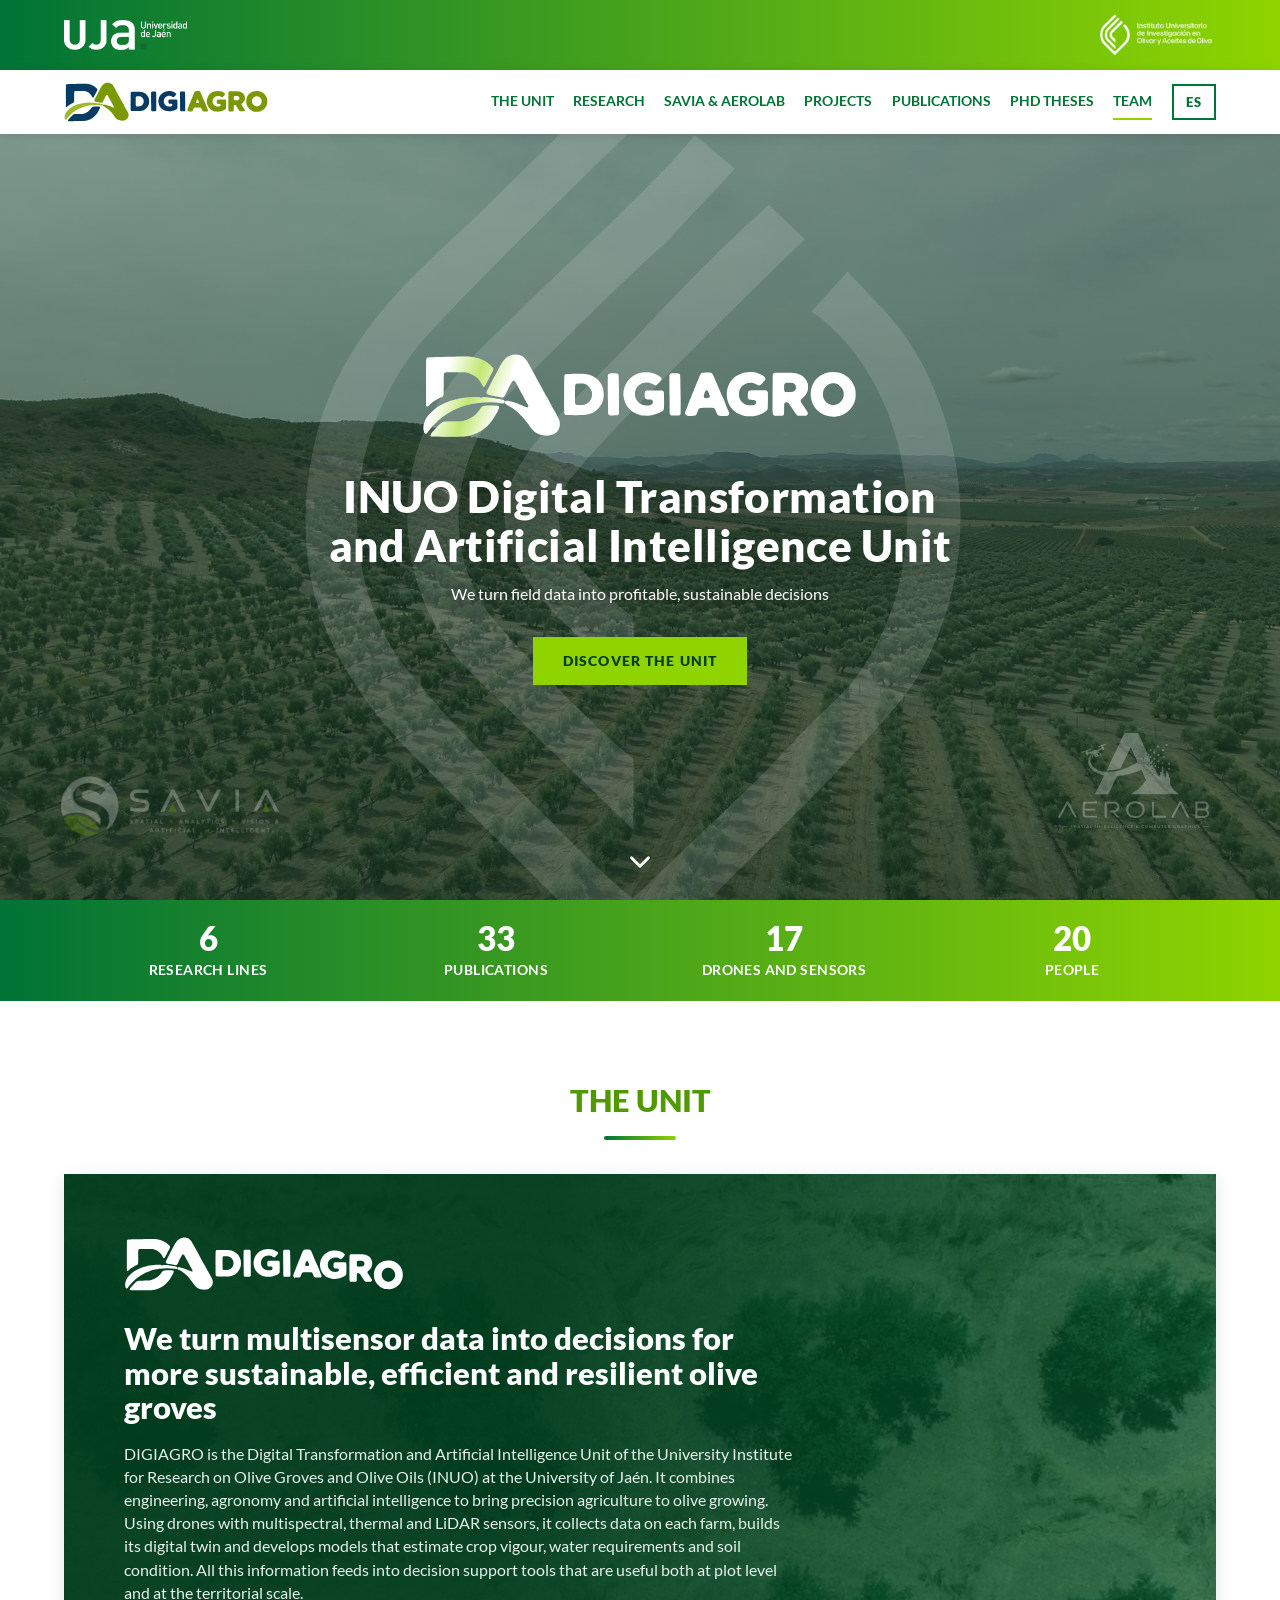
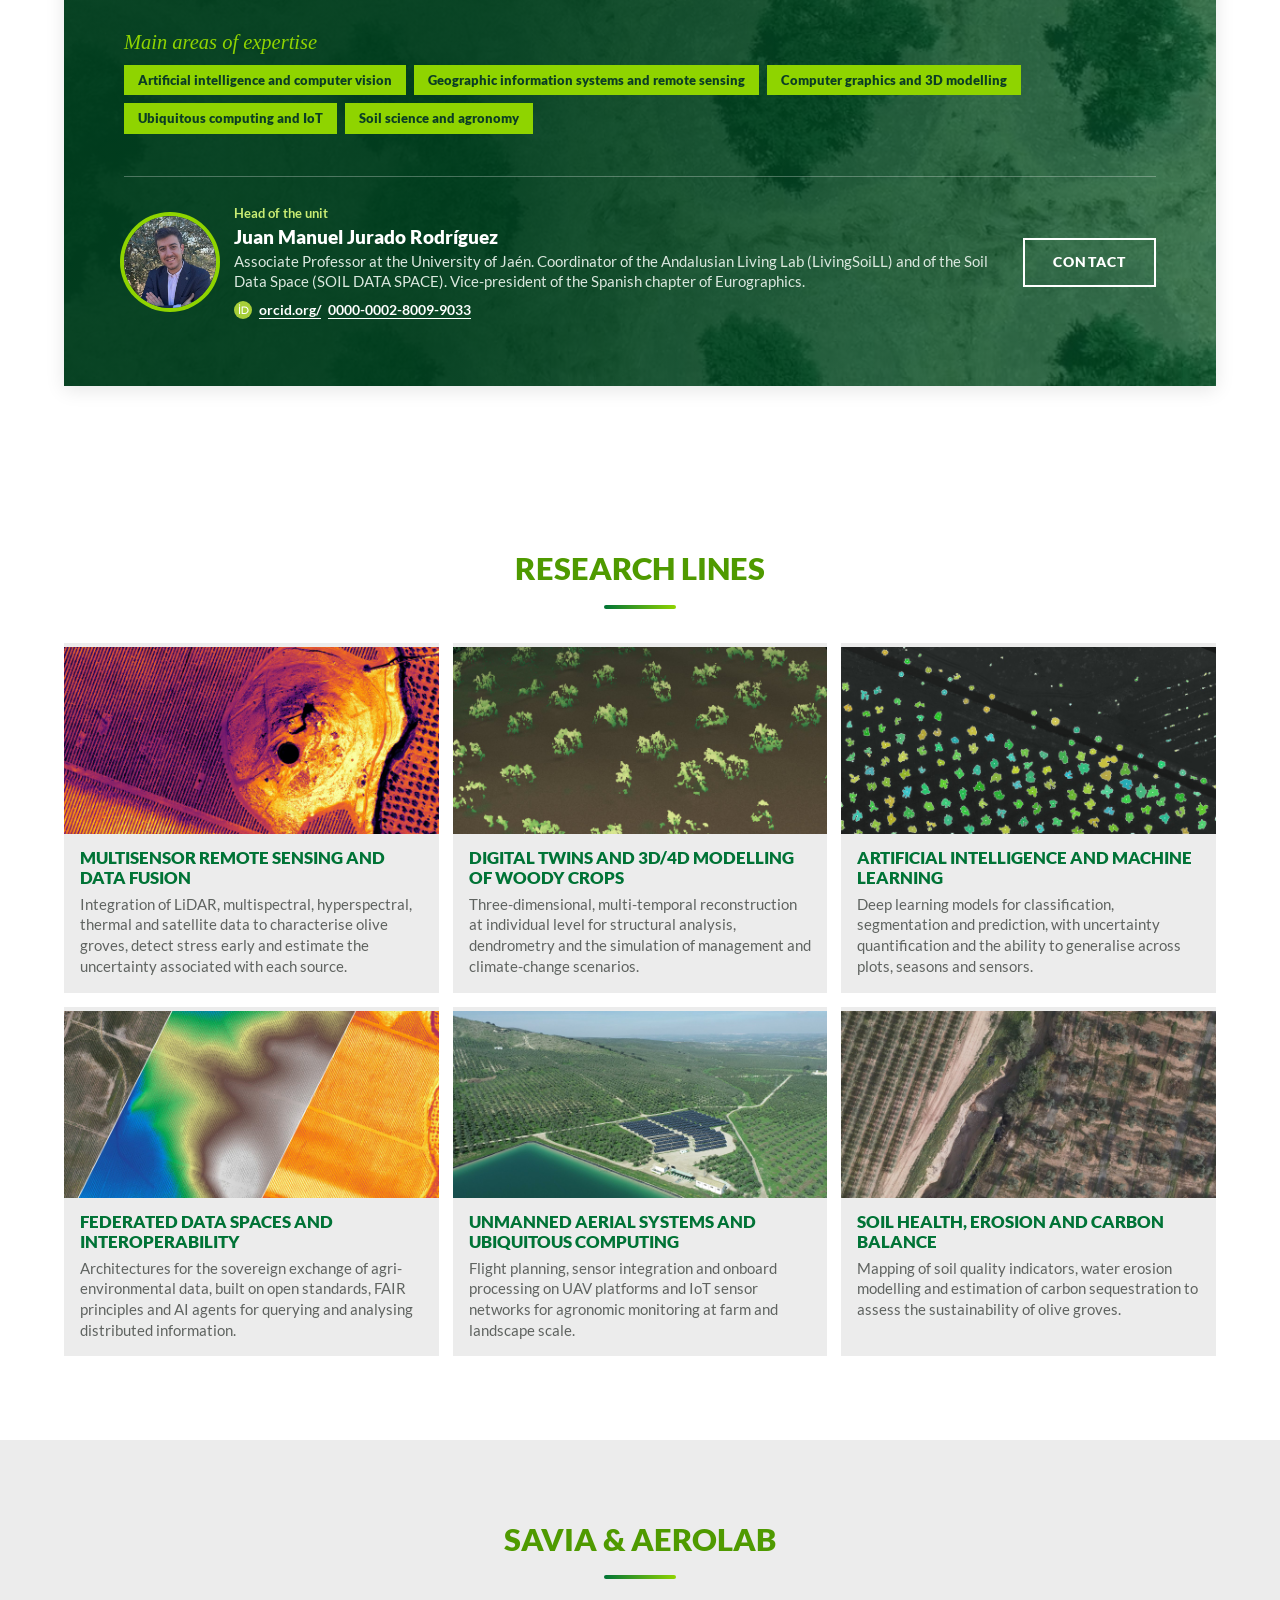
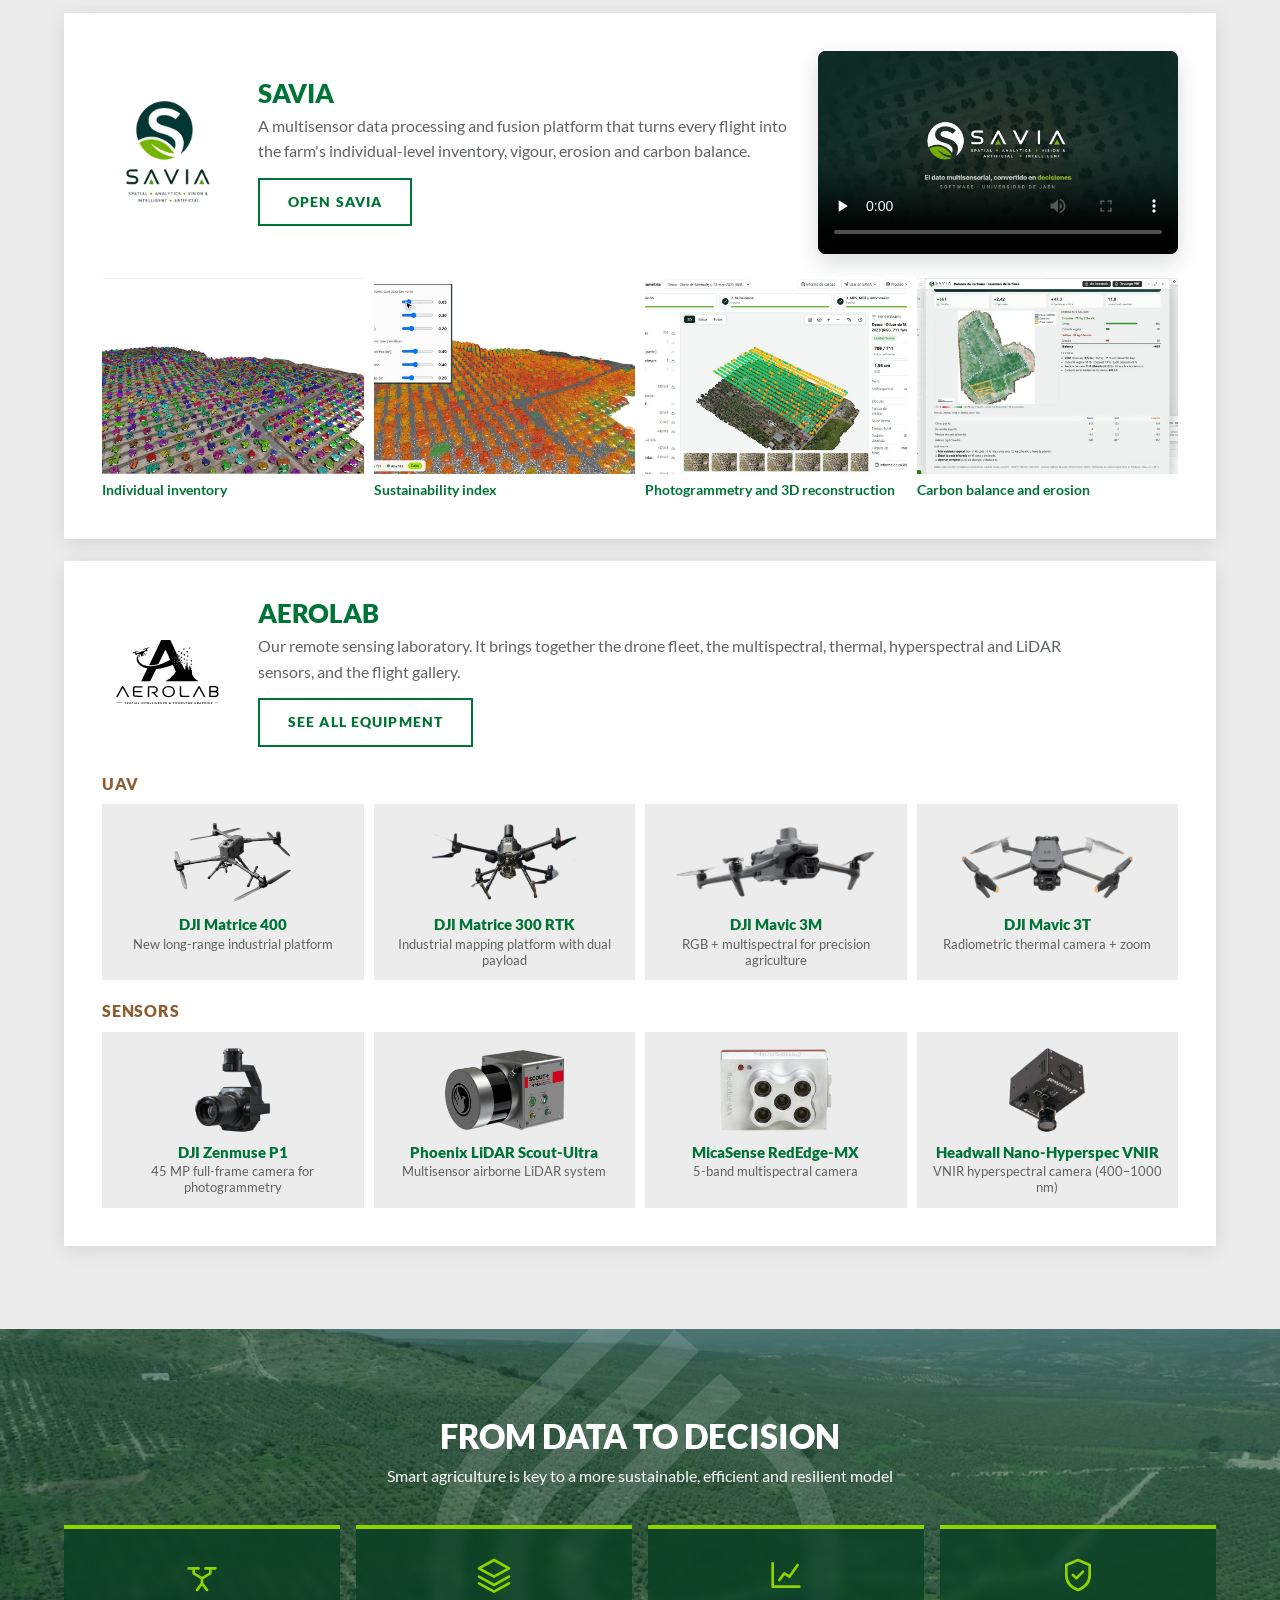
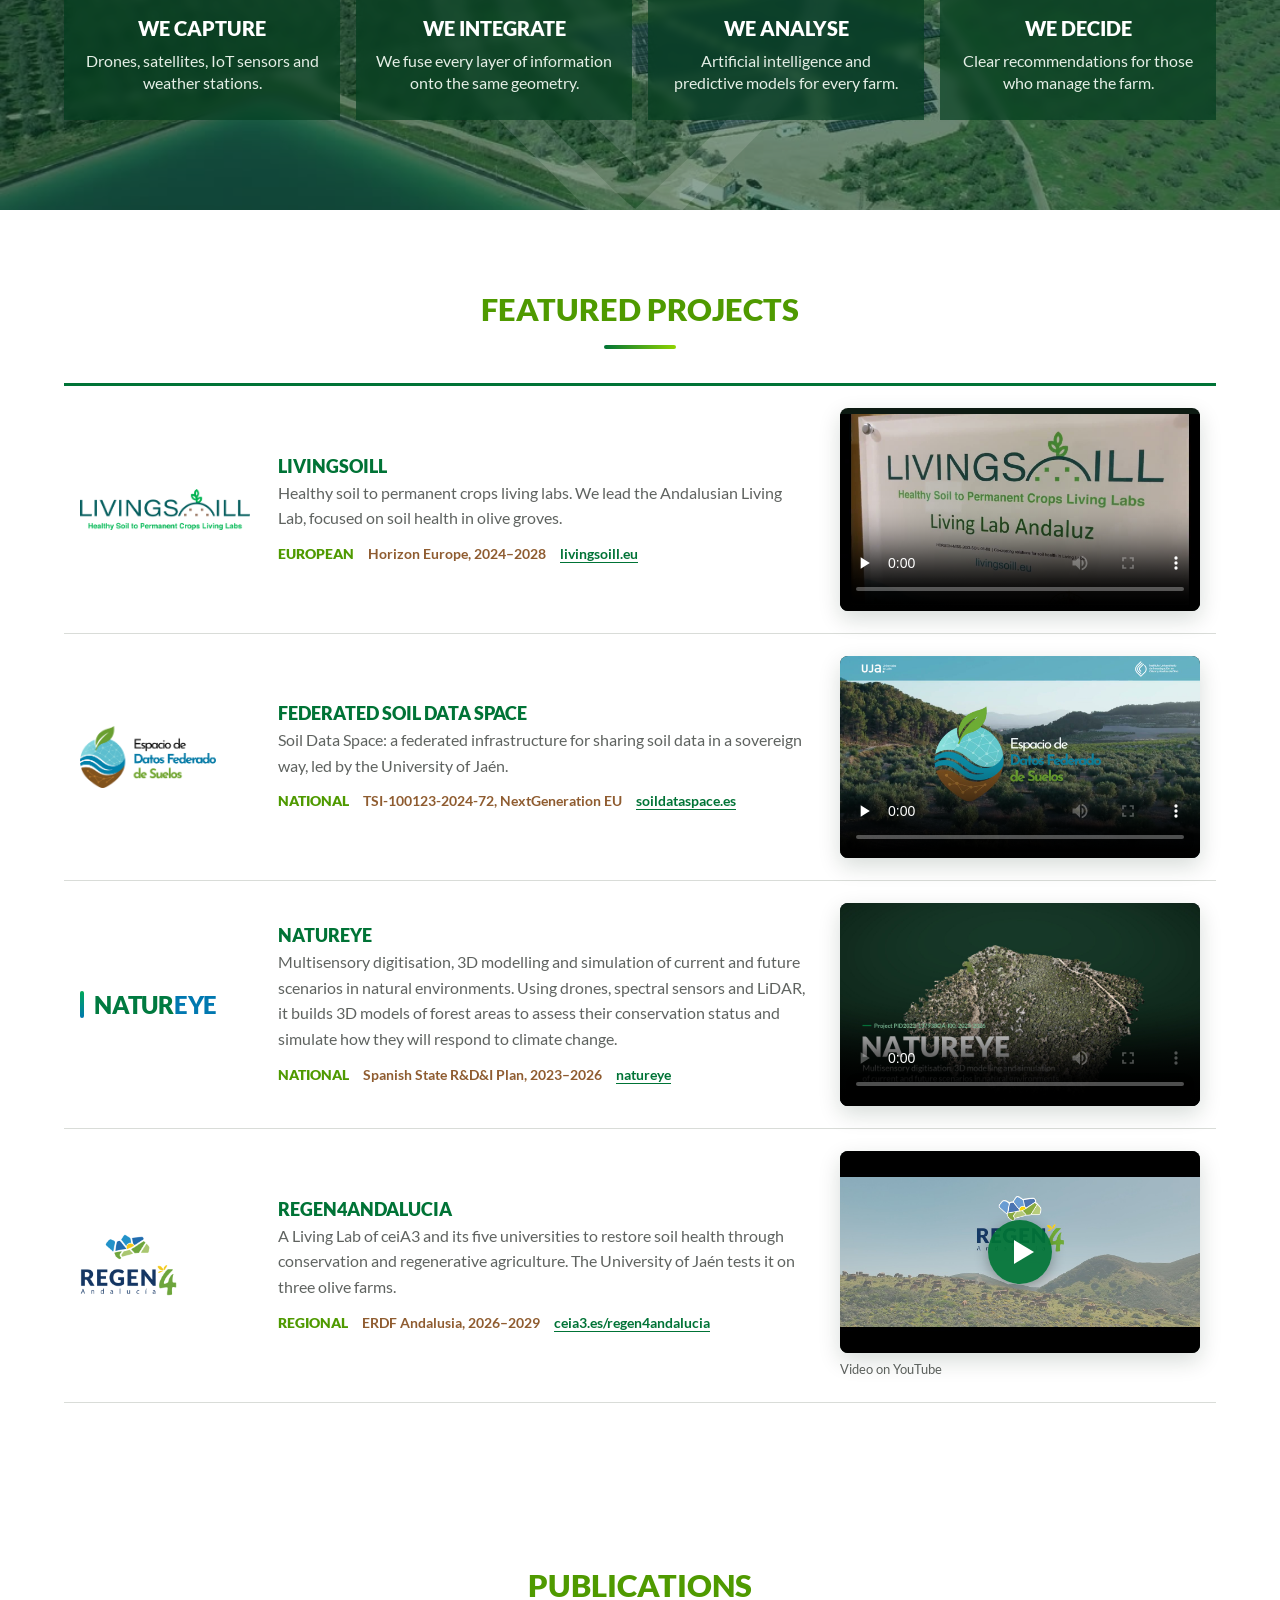
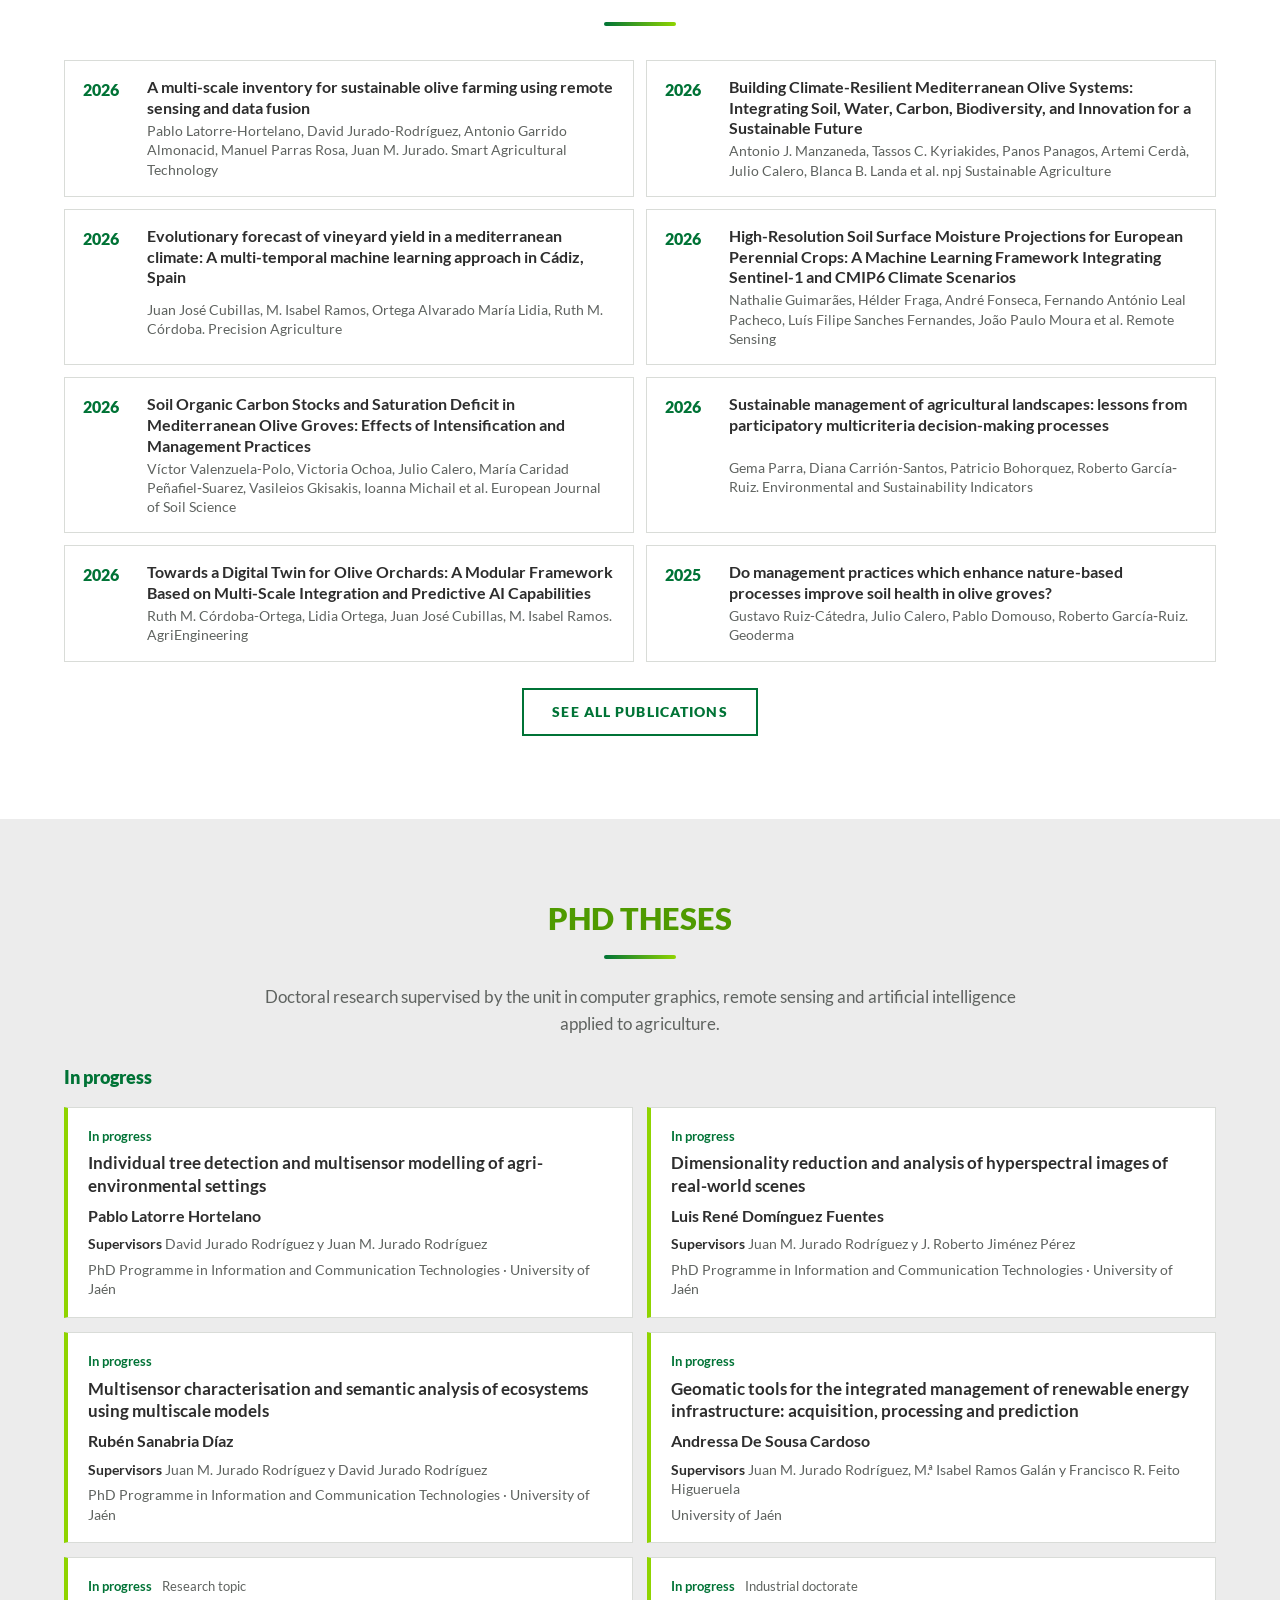
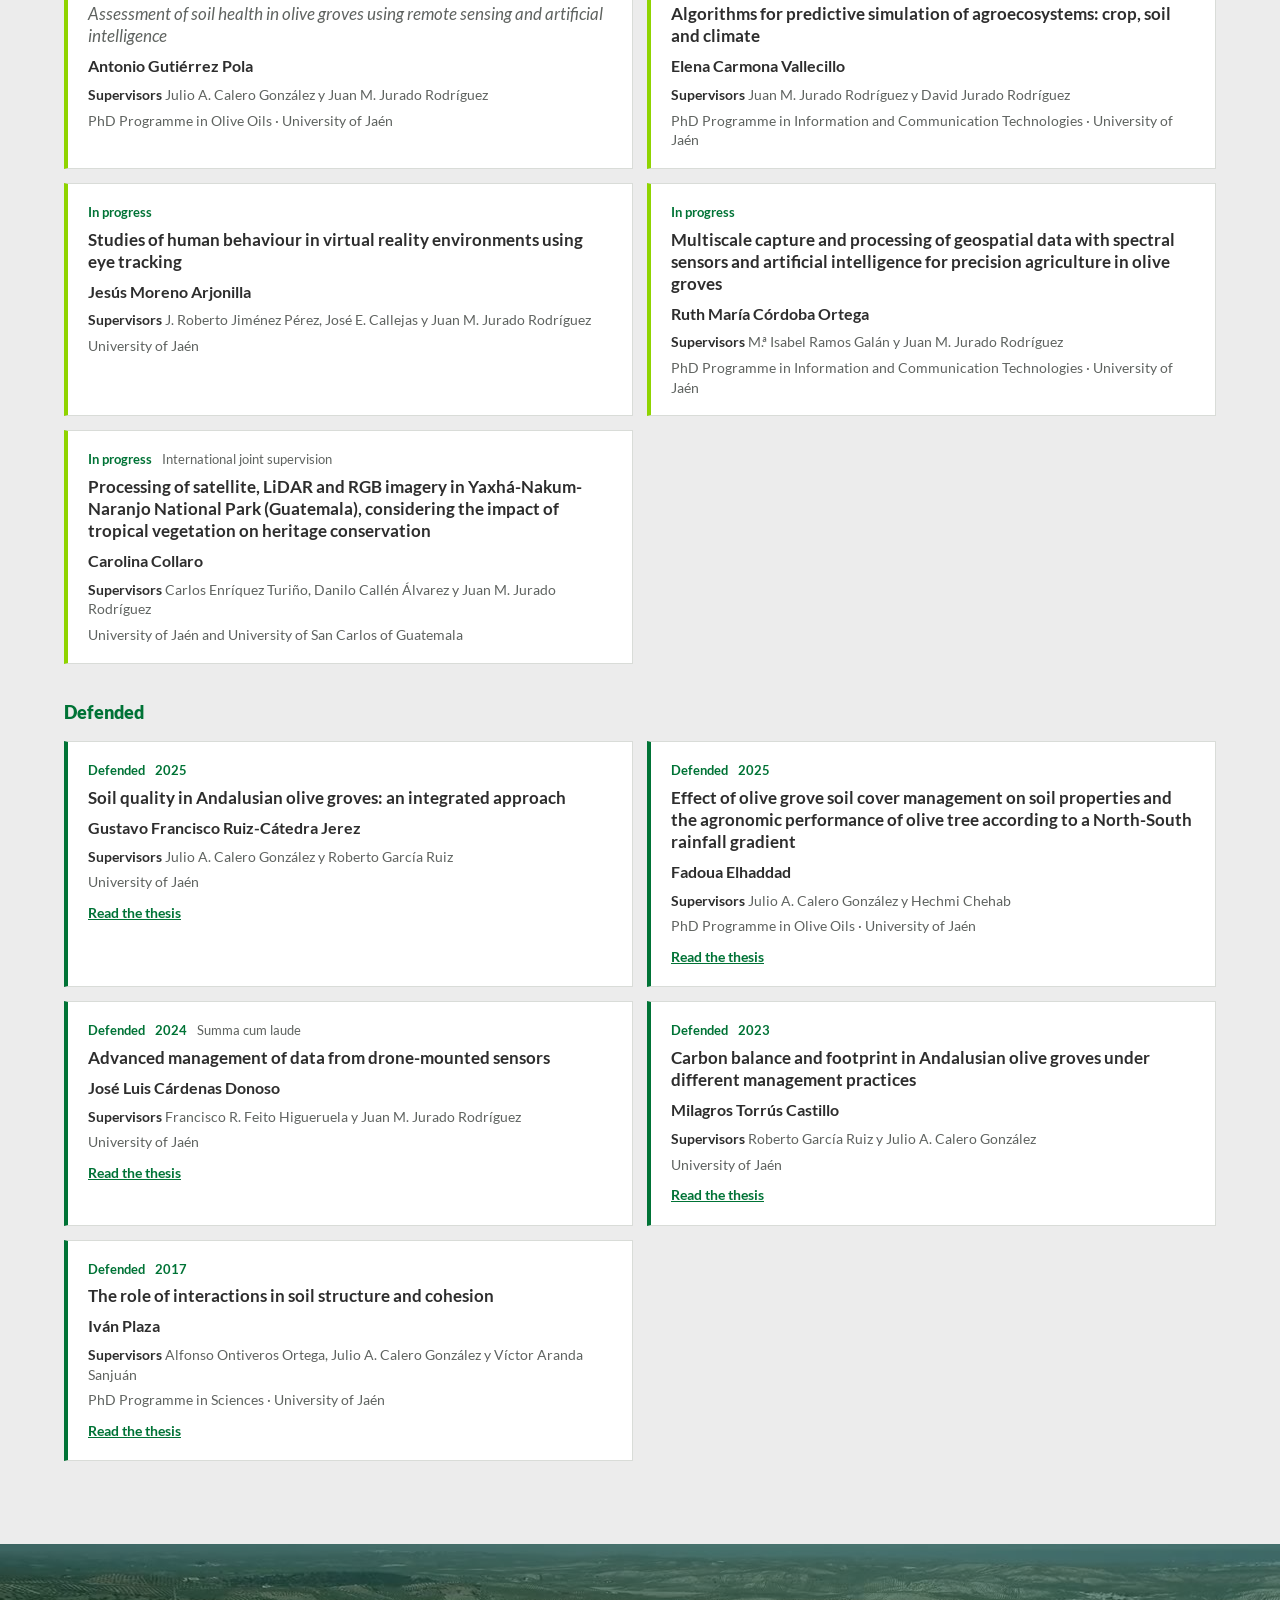
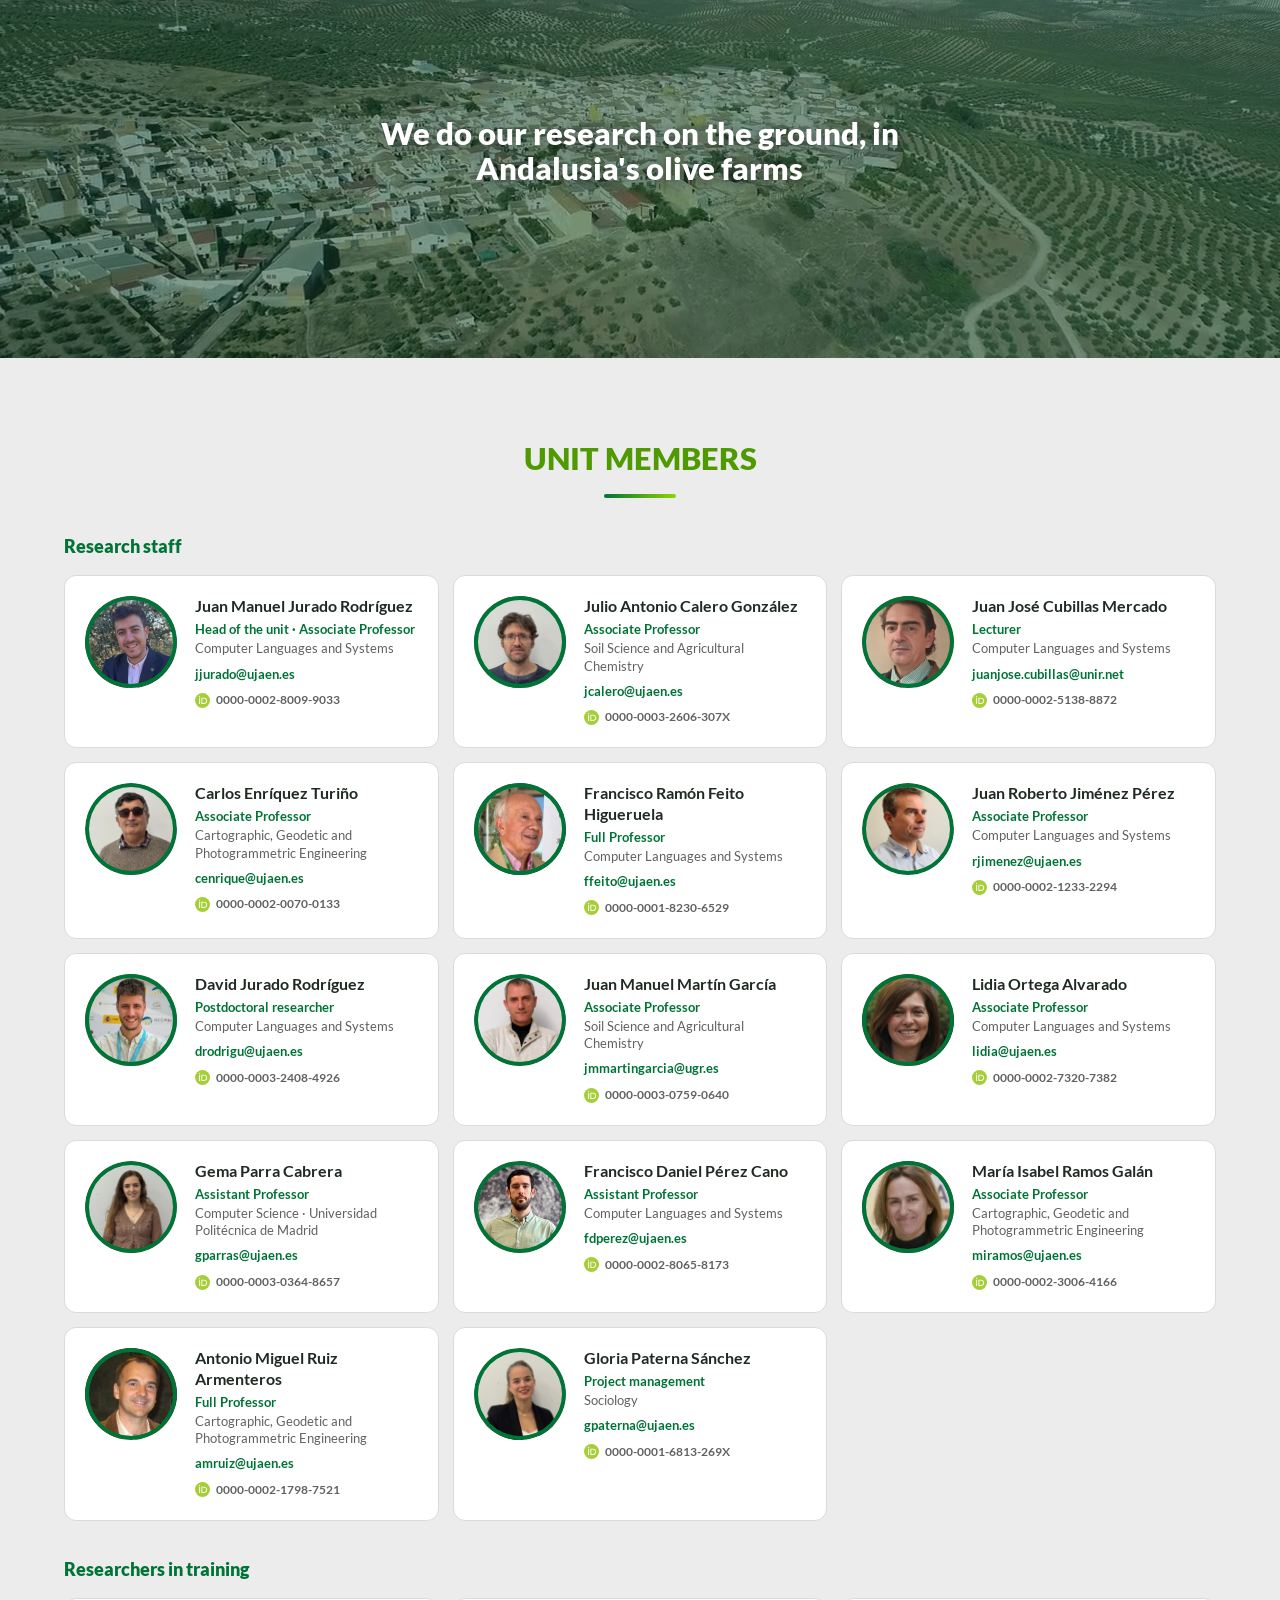
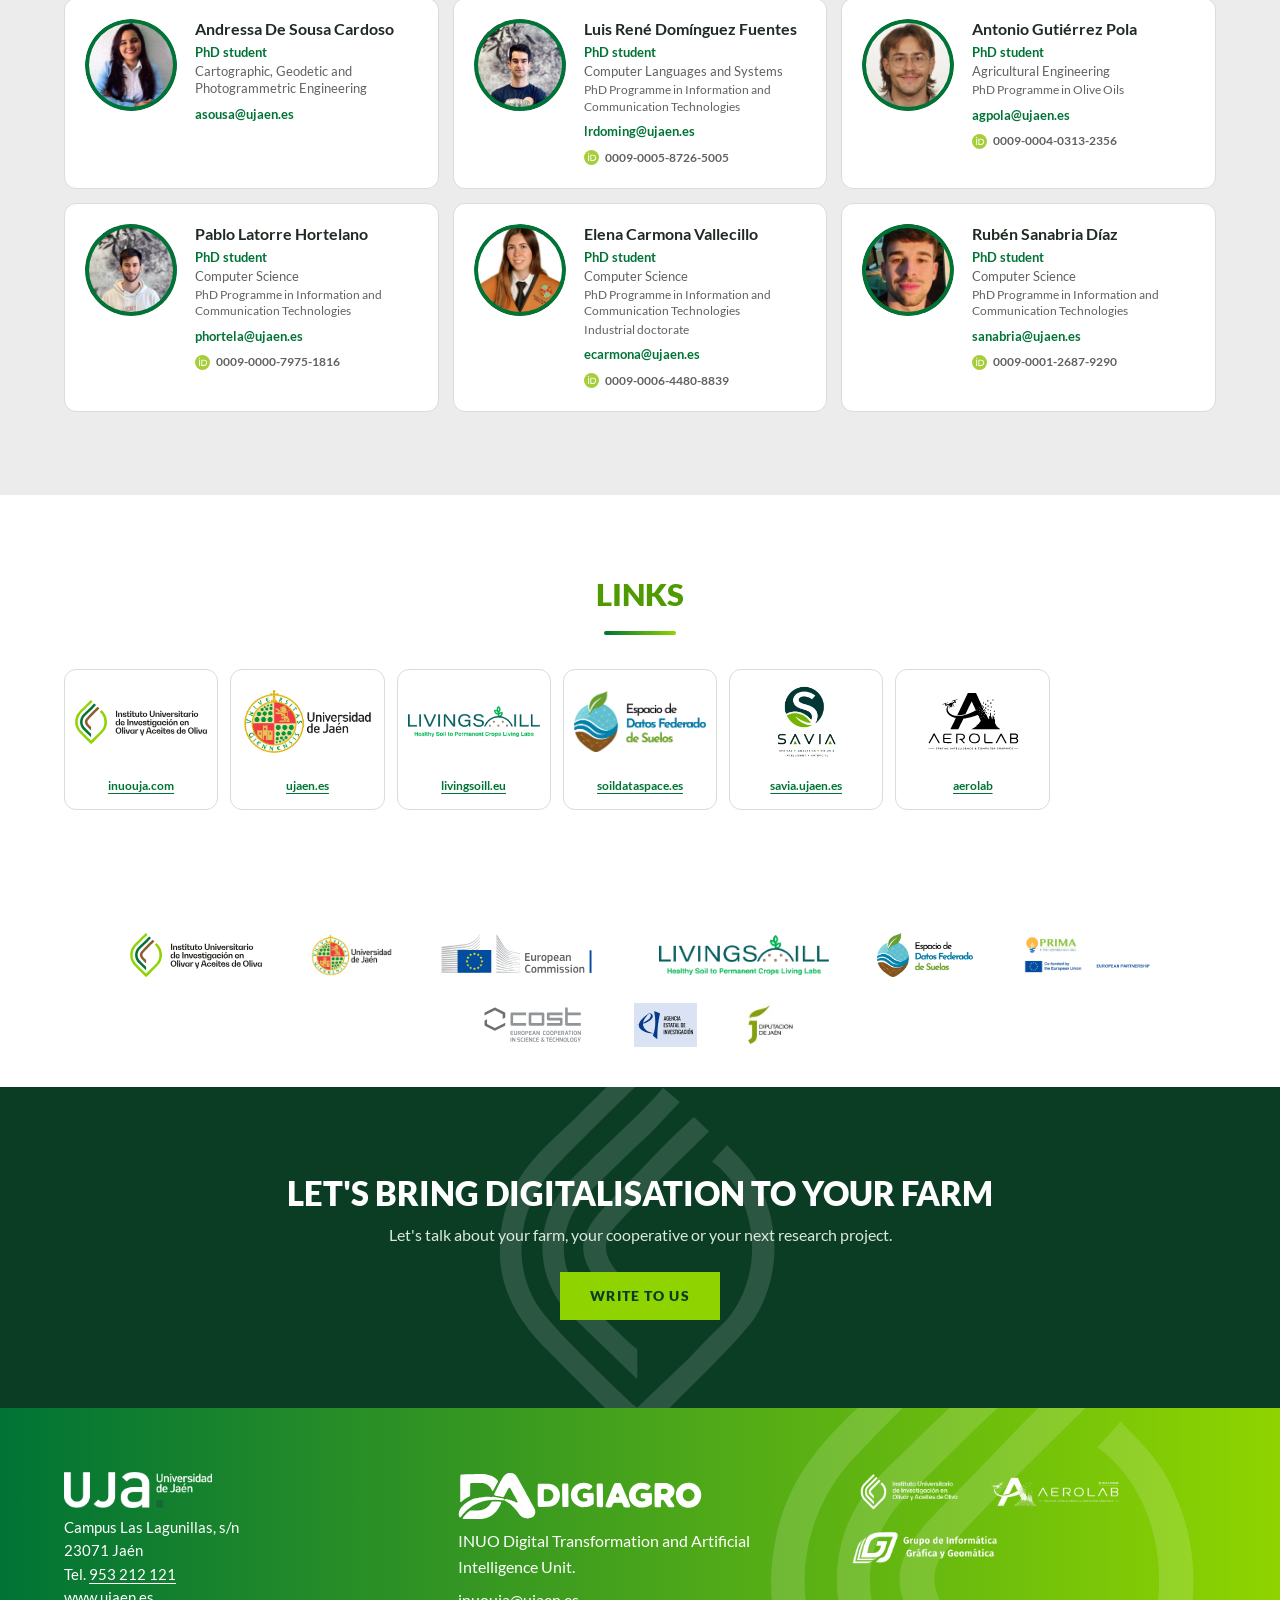
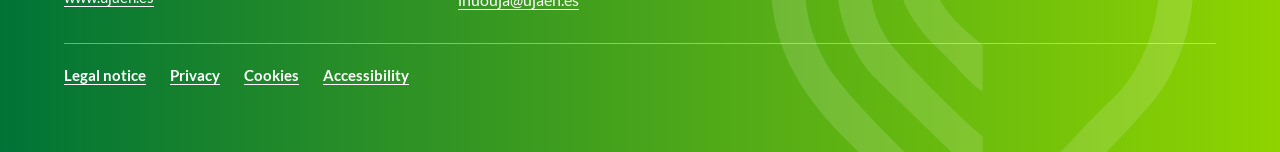
<file: index.html>
<!doctype html>
<html lang="es">
<head>
<meta charset="utf-8">
<meta name="viewport" content="width=device-width, initial-scale=1">
<title>DIGIAGRO | Unidad de Transformación Digital e Inteligencia Artificial del INUO</title>
<meta name="description" content="DIGIAGRO es la Unidad de Transformación Digital e Inteligencia Artificial del INUO, en la Universidad de Jaén. Teledetección, inteligencia artificial y gemelos digitales para el olivar.">
<meta name="color-scheme" content="light">
<meta name="theme-color" content="#007336">
<script>document.documentElement.classList.add('js')</script>
<link rel="icon" type="image/svg+xml" href="assets/marca/digiagro-simbolo.svg">
<link rel="icon" type="image/png" sizes="32x32" href="assets/iconos/favicon-32.png?v=2">
<link rel="apple-touch-icon" sizes="180x180" href="assets/iconos/apple-touch-icon.png?v=2">
<link rel="manifest" href="manifest.webmanifest">
<meta name="apple-mobile-web-app-capable" content="yes">
<meta name="mobile-web-app-capable" content="yes">
<meta name="apple-mobile-web-app-title" content="DIGIAGRO">
<link rel="stylesheet" href="assets/fuentes/lato.css">
<link rel="stylesheet" href="styles.css?v=41">
</head>
<body>
<div class="progreso" id="progreso" aria-hidden="true"></div>
<a class="saltar" href="#unidad">Saltar al contenido</a>

<div class="franja">
  <a class="franja-uja" href="https://www.ujaen.es/" rel="noopener"><img src="assets/logos/marca-uja-blanco.png" alt="UJA, Universidad de Jaén"></a>
  <a href="https://inuouja.com/" rel="noopener"><img src="assets/logos-blanco/inuo_logo.png" alt="INUO, Instituto Universitario de Investigación en Olivar y Aceites de Oliva"></a>
</div>

<header class="nav" id="nav">
  <a class="marca" href="#inicio"><img src="assets/marca/digiagro-principal.svg" alt="DIGIAGRO" width="4508" height="886"></a>
  <button class="nav-boton" id="nav-boton" type="button" aria-expanded="false" aria-controls="nav-menu" aria-label="Abrir menú"><span></span><span></span><span></span></button>
  <nav id="nav-menu" aria-label="Secciones">
    <a href="#unidad">La unidad</a>
    <a href="#actualidad" id="nav-actualidad" hidden>Actualidad</a>
    <a href="#lineas">Líneas</a>
    <a href="#software">SAVIA y AeroLab</a>
    <a href="#proyectos">Proyectos</a>
    <a href="#publicaciones">Publicaciones</a>
    <a href="#tesis">Tesis</a>
    <a href="#equipo">Equipo</a>
  </nav>
  <button class="idioma" id="idioma" type="button" lang="en" aria-label="View in English">EN</button>
</header>

<section class="hero" id="inicio">
  <video class="hero-video" data-auto autoplay muted loop playsinline preload="auto" poster="assets/video/portada.jpg" aria-hidden="true">
    <source media="(min-width: 1500px)" src="assets/video/portada-4k.mp4" type="video/mp4">
    <source media="(max-width: 760px)" src="assets/video/portada-movil.mp4" type="video/mp4">
    <source src="assets/video/portada.mp4" type="video/mp4">
  </video>
  <div class="hero-velo"></div>
  <img class="hero-hoja" src="assets/hoja.svg" alt="">
  <div class="hero-marcas" aria-hidden="true"><img src="assets/logos-blanco/savia-blanco.png" alt="" width="1080" height="355"><img src="assets/logos-blanco/aerolab-blanco.svg" alt="" width="1536" height="1024"></div>
  <div class="hero-contenido">
    <div class="logo-anim hero-logo" data-logo-anim><img src="assets/marca/digiagro-principal-blanco.svg" alt="DIGIAGRO" width="4508" height="886"></div>
    <h1 class="nombre-unidad">Unidad de Transformación Digital e Inteligencia Artificial del INUO</h1>
    <p class="lema">Convertimos el dato de campo en decisiones rentables y sostenibles</p>
    <div class="acciones">
      <a class="boton boton-luz" href="#unidad">Conoce la unidad</a>
    </div>
  </div>
  <a class="bajar" href="#unidad" aria-label="Bajar a la unidad"><svg viewBox="0 0 24 24" width="34" height="34" fill="none" stroke="currentColor" stroke-width="2" stroke-linecap="round" stroke-linejoin="round"><path d="M6 9l6 6 6-6"/></svg></a>
</section>

<div class="cifras" id="cifras">
  <div><b data-cifra="lineas">6</b><span>líneas de investigación</span></div>
  <div><b data-cifra="publicaciones">33</b><span>publicaciones</span></div>
  <div><b data-cifra="equipos">17</b><span>drones y sensores</span></div>
  <div><b data-cifra="personas">19</b><span>personas</span></div>
</div>

<main>
  <section class="seccion" id="unidad">
    <h2 class="titular rv">La unidad</h2>
    <div class="unidad-panel rv">
      <video class="up-fondo" data-auto muted loop playsinline preload="none" poster="assets/video/fondo-olivar.jpg" aria-hidden="true"><source src="assets/video/fondo-olivar.mp4" type="video/mp4"></video>
      <div class="logo-anim up-logo" data-logo-anim><img src="assets/marca/digiagro-principal-blanco.svg" alt="DIGIAGRO" width="4508" height="886"></div>
      <p class="up-lema">Convertimos datos multisensoriales en decisiones para un olivar más sostenible, eficiente y resiliente</p>
      <p class="up-texto">DIGIAGRO es la Unidad de Transformación Digital e Inteligencia Artificial del Instituto Universitario de Investigación en Olivar y Aceites de Oliva (INUO) de la Universidad de Jaén. Combina ingeniería, agronomía e inteligencia artificial para llevar la agricultura de precisión al olivar. Con drones y sensores multiespectrales, térmicos y LiDAR obtiene datos de cada explotación, construye su gemelo digital y desarrolla modelos que estiman el vigor del cultivo, sus necesidades de agua y el estado del suelo. Toda esta información se integra en herramientas de ayuda a la toma de decisiones, útiles tanto en la parcela como a escala territorial.</p>
      <p class="up-rotulo" id="up-areas">Principales áreas de conocimiento</p>
      <ul class="up-disciplinas" aria-labelledby="up-areas">
        <li>Inteligencia artificial y visión por computador</li><li>Sistemas de información geográfica y teledetección</li><li>Informática gráfica y modelado 3D</li><li>Computación ubicua e IoT</li><li>Ciencia del suelo y agronomía</li>
      </ul>
      <div class="up-responsable">
        <img src="assets/equipo/juan-manuel-jurado-panel.webp" width="360" height="360" alt="Juan Manuel Jurado Rodríguez">
        <div>
          <span>Responsable de la unidad</span>
          <h3>Juan Manuel Jurado Rodríguez</h3>
          <p>Profesor Titular de la Universidad de Jaén. Coordinador del Living Lab Andaluz (LivingSoiLL) y del Espacio de Datos de Suelos (SOIL DATA SPACE). Vicepresidente de Eurographics en España.</p>
          <a class="up-orcid" href="https://orcid.org/0000-0002-8009-9033" rel="noopener" aria-label="Perfil ORCID de Juan Manuel Jurado Rodríguez"><svg viewBox="0 0 256 256" width="18" height="18" aria-hidden="true" focusable="false"><circle cx="128" cy="128" r="128" fill="#A6CE39"/><path fill="#fff" d="M86.3 186.2H70.9V79.1h15.4v107.1zM108.9 79.1h41.6c39.6 0 57 28.3 57 53.6 0 27.5-21.5 53.6-56.8 53.6h-41.8V79.1zm15.4 93.3h24.5c34.9 0 42.9-26.5 42.9-39.7 0-21.5-13.7-39.7-43.7-39.7h-23.7v79.4zM88.7 56.8c0 5.5-4.5 10.1-10.1 10.1s-10.1-4.6-10.1-10.1c0-5.6 4.5-10.1 10.1-10.1s10.1 4.6 10.1 10.1z"/></svg><span>orcid.org/</span>0000-0002-8009-9033</a>
        </div>
        <a class="boton boton-claro" href="mailto:jjurado@ujaen.es">Contactar</a>
      </div>
    </div>
  </section>

  <section class="seccion gris" id="actualidad" hidden>
    <h2 class="titular">Actualidad</h2>
    <div class="noticias" id="lista-noticias" aria-live="polite"></div>
    <div class="centro" id="mas-noticias"><button class="boton" id="nt-mas" type="button" hidden>Ver más noticias</button><a class="boton boton-claro" href="noticias.html">Ver todas las noticias</a></div>
  </section>

  <section class="seccion" id="lineas">
    <h2 class="titular rv">Líneas de investigación</h2>
    <div class="lineas-compactas" id="lista-lineas"></div>
  </section>

  <section class="seccion gris" id="software">
    <h2 class="titular rv">SAVIA y AeroLab</h2>
    <article class="plataforma rv">
      <header class="con-video">
        <img class="plataforma-logo" src="assets/logos/savia-logo-vertical.png" alt="SAVIA">
        <div>
          <h3>SAVIA</h3>
          <p>Plataforma de procesamiento y fusión de datos multisensoriales que convierte cada vuelo en el inventario por individuo, el vigor, la erosión y el balance de carbono de la finca.</p>
          <a class="boton boton-claro" href="https://savia.ujaen.es" rel="noopener">Entrar en SAVIA</a>
        </div>
        <figure class="fp-video">
          <video controls playsinline preload="none" poster="assets/video/promo-savia-logo.jpg" aria-label="Vídeo de presentación de SAVIA"><source src="assets/video/promo-savia-software.mp4" type="video/mp4"></video>
        </figure>
      </header>
      <div class="savia-galeria">
        <figure class="rv" style="--rv:0ms"><video data-auto muted loop playsinline preload="none" poster="assets/video/f-sam.jpg"><source src="assets/video/f-sam.mp4" type="video/mp4"></video><figcaption>Inventario individual</figcaption></figure>
        <figure class="rv" style="--rv:90ms"><video data-auto muted loop playsinline preload="none" poster="assets/video/f-sost.jpg"><source src="assets/video/f-sost.mp4" type="video/mp4"></video><figcaption>Cálculo del índice de sostenibilidad</figcaption></figure>
        <figure class="rv" style="--rv:180ms"><video data-auto muted loop playsinline preload="none" poster="assets/video/f-fotogrametria.jpg"><source src="assets/video/f-fotogrametria.mp4" type="video/mp4"></video><figcaption>Fotogrametría y reconstrucción 3D</figcaption></figure>
        <figure class="rv" style="--rv:270ms"><video data-auto muted loop playsinline preload="none" poster="assets/video/f-carbono.jpg"><source src="assets/video/f-carbono.mp4" type="video/mp4"></video><figcaption>Balance de carbono y erosión</figcaption></figure>
      </div>
    </article>
    <article class="plataforma rv">
      <header>
        <img class="plataforma-logo" src="assets/logos/aerolab.svg" alt="AeroLab">
        <div>
          <h3>AeroLab</h3>
          <p>Nuestro laboratorio de teledetección. Reúne la flota de drones, los sensores multiespectrales, térmicos, hiperespectrales y LiDAR, y la galería de vuelos.</p>
          <a class="boton boton-claro" href="aerolab/" rel="noopener">Ver todo el equipamiento</a>
        </div>
      </header>
      <h4 class="grupo-equipos">UAV</h4>
      <div class="muestra" id="muestra-uav"></div>
      <h4 class="grupo-equipos">Sensores</h4>
      <div class="muestra" id="muestra-sensores"></div>
    </article>
  </section>

  <section class="banda" aria-labelledby="titulo-metodo">
    <video data-auto muted loop playsinline preload="none" poster="assets/video/balsa.jpg" aria-hidden="true"><source src="assets/video/balsa.mp4" type="video/mp4"></video>
    <img class="hero-hoja" src="assets/hoja.svg" alt="">
    <div class="banda-contenido">
      <h2 id="titulo-metodo">Del dato a la decisión</h2>
      <p>La agricultura inteligente es clave para un modelo más sostenible, eficiente y resiliente</p>
      <ol class="pasos" id="lista-pasos"></ol>
    </div>
  </section>

  <section class="seccion" id="proyectos">
    <h2 class="titular rv">Proyectos destacados</h2>
    <div class="lista-proyectos" id="lista-proyectos"></div>
  </section>

  <section class="seccion" id="publicaciones">
    <h2 class="titular rv">Publicaciones</h2>
    <ol class="pubs" id="lista-publicaciones"></ol>
    <div class="centro"><button class="boton boton-claro" id="mas-pubs" type="button">Ver todas las publicaciones</button></div>
  </section>

  <section class="seccion gris" id="tesis">
    <h2 class="titular rv">Tesis doctorales</h2>
    <p class="tesis-intro">Investigación doctoral dirigida desde la unidad en informática gráfica, teledetección e inteligencia artificial aplicadas al campo.</p>
    <h3 class="grupo-equipo">En curso</h3>
    <ol class="tesis-lista" id="lista-tesis-curso"></ol>
    <h3 class="grupo-equipo">Defendidas</h3>
    <ol class="tesis-lista" id="lista-tesis-defendidas"></ol>
  </section>

  <section class="banda banda-territorio" aria-label="El olivar como laboratorio">
    <video data-auto muted loop playsinline preload="none" poster="assets/video/fondo-pueblo.jpg" aria-hidden="true"><source src="assets/video/fondo-pueblo.mp4" type="video/mp4"></video>
    <p>Investigamos sobre el terreno, en las fincas del olivar andaluz</p>
  </section>

  <section class="seccion gris" id="equipo">
    <h2 class="titular rv">Miembros de la unidad</h2>
    <h3 class="grupo-equipo">Personal investigador</h3>
    <div class="personas" id="lista-personas"></div>
    <h3 class="grupo-equipo">Investigadores en formación</h3>
    <div class="personas" id="lista-doctorandos"></div>
  </section>

  <section class="seccion" id="enlaces">
    <h2 class="titular rv">Enlaces</h2>
    <div class="enlaces" id="lista-enlaces"></div>
  </section>
  <section class="seccion" id="instituciones" aria-label="Instituciones y programas">
    <div class="sellos" id="sellos"></div>
  </section>

  <section class="llamada" aria-label="Colabora con nosotros">
    <img class="hero-hoja" src="assets/hoja.svg" alt="">
    <div>
      <h2>Llevemos la digitalización a tu explotación</h2>
      <p>Hablemos de tu finca, tu cooperativa o tu próximo proyecto de investigación.</p>
      <a class="boton boton-luz" href="mailto:inuouja@ujaen.es">Escríbenos</a>
    </div>
  </section>
</main>

<footer class="pie" id="contacto">
  <img class="pie-hoja" src="assets/hoja.svg" alt="">
  <div class="pie-grid">
    <div class="pie-uja">
      <a href="https://www.ujaen.es/" rel="noopener"><img src="assets/logos/marca-uja-blanco.png" alt="UJA, Universidad de Jaén" width="821" height="200" loading="lazy"></a>
      <p>Campus Las Lagunillas, s/n<br>23071 Jaén<br>Tel. <a href="tel:+34953212121">953 212 121</a><br><a href="https://www.ujaen.es/" rel="noopener">www.ujaen.es</a></p>
    </div>
    <div>
      <a class="marca" href="#inicio"><img src="assets/marca/digiagro-principal-blanco.svg" alt="DIGIAGRO" width="4508" height="886" loading="lazy"></a>
      <p>Unidad de Transformación Digital e Inteligencia Artificial del INUO.</p>
      <p><a href="mailto:inuouja@ujaen.es">inuouja@ujaen.es</a></p>
    </div>
    <div class="pie-logos">
      <a href="https://inuouja.com/" rel="noopener"><img src="assets/logos-blanco/inuo_logo.png" alt="INUO" loading="lazy"></a>
      <a href="aerolab/" rel="noopener"><img src="assets/logos-blanco/aerolab_logo.png" alt="AeroLab" loading="lazy"></a>
      <img src="assets/logos-blanco/gggj_logo.png" alt="Grupo de Informática Gráfica y Geomática" loading="lazy">
    </div>
  </div>
  <nav class="pie-legal" aria-label="Información legal">
    <ul>
      <li><a href="legal/aviso-legal.html">Aviso legal</a></li>
      <li><a href="legal/privacidad.html">Privacidad</a></li>
      <li><a href="legal/cookies.html">Cookies</a></li>
      <li><a href="legal/accesibilidad.html">Accesibilidad</a></li>
    </ul>
  </nav>
</footer>
<script src="contenido.js?v=53"></script>
<script src="equipos.js"></script>
<script src="i18n.js?v=27"></script>
<script src="app.js?v=26"></script>
<script src="noticias.js?v=4"></script>
</body>
</html>
</file>
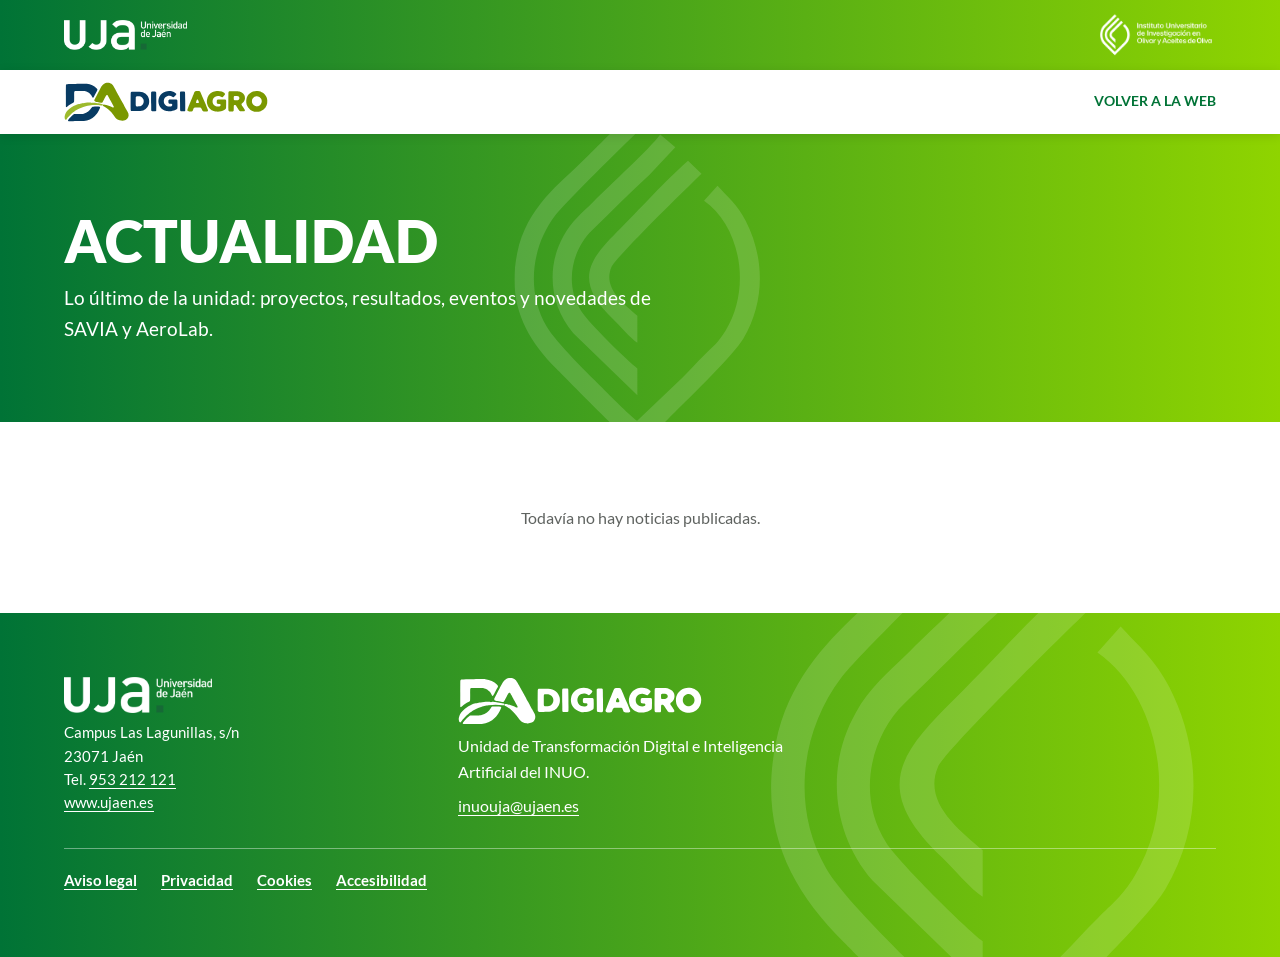
<file: noticias.html>
<!doctype html>
<html lang="es">
<head>
<meta charset="utf-8">
<meta name="viewport" content="width=device-width, initial-scale=1">
<title>Actualidad | DIGIAGRO</title>
<meta name="description" content="Noticias de DIGIAGRO, la Unidad de Transformación Digital e Inteligencia Artificial del INUO en la Universidad de Jaén.">
<meta name="color-scheme" content="light">
<meta name="theme-color" content="#007336">
<link rel="icon" type="image/svg+xml" href="assets/marca/digiagro-simbolo.svg">
<link rel="icon" type="image/png" sizes="32x32" href="assets/iconos/favicon-32.png?v=2">
<link rel="apple-touch-icon" sizes="180x180" href="assets/iconos/apple-touch-icon.png?v=2">
<link rel="stylesheet" href="assets/fuentes/lato.css">
<link rel="stylesheet" href="styles.css?v=37">
</head>
<body>
<a class="saltar" href="#actualidad">Saltar al contenido</a>

<div class="franja">
  <a class="franja-uja" href="https://www.ujaen.es/" rel="noopener"><img src="assets/logos/marca-uja-blanco.png" alt="UJA, Universidad de Jaén"></a>
  <a href="https://inuouja.com/" rel="noopener"><img src="assets/logos-blanco/inuo_logo.png" alt="INUO, Instituto Universitario de Investigación en Olivar y Aceites de Oliva"></a>
</div>

<header class="nav">
  <a class="marca" href="./"><img src="assets/marca/digiagro-principal.svg" alt="DIGIAGRO, página principal" width="4508" height="886"></a>
  <nav class="nav-simple" aria-label="Secciones">
    <a href="./">Volver a la web</a>
  </nav>
</header>

<main>
  <header class="cabecera-noticias">
    <img class="hero-hoja" src="assets/hoja.svg" alt="">
    <h1>Actualidad</h1>
    <p>Lo último de la unidad: proyectos, resultados, eventos y novedades de SAVIA y AeroLab.</p>
  </header>
  <section class="seccion" id="actualidad" aria-label="Noticias">
    <p class="noticias-estado" id="noticias-cargando">Cargando noticias…</p>
    <p class="noticias-estado" id="noticias-vacio" hidden>Todavía no hay noticias publicadas.</p>
    <div class="noticias-completas" id="todas-noticias"></div>
  </section>
</main>

<footer class="pie">
  <img class="pie-hoja" src="assets/hoja.svg" alt="">
  <div class="pie-grid">
    <div class="pie-uja">
      <a href="https://www.ujaen.es/" rel="noopener"><img src="assets/logos/marca-uja-blanco.png" alt="UJA, Universidad de Jaén" width="821" height="200" loading="lazy"></a>
      <p>Campus Las Lagunillas, s/n<br>23071 Jaén<br>Tel. <a href="tel:+34953212121">953 212 121</a><br><a href="https://www.ujaen.es/" rel="noopener">www.ujaen.es</a></p>
    </div>
    <div>
      <a class="marca" href="./"><img src="assets/marca/digiagro-principal-blanco.svg" alt="DIGIAGRO" width="4508" height="886" loading="lazy"></a>
      <p>Unidad de Transformación Digital e Inteligencia Artificial del INUO.</p>
      <p><a href="mailto:inuouja@ujaen.es">inuouja@ujaen.es</a></p>
    </div>
  </div>
  <nav class="pie-legal" aria-label="Información legal">
    <ul>
      <li><a href="legal/aviso-legal.html">Aviso legal</a></li>
      <li><a href="legal/privacidad.html">Privacidad</a></li>
      <li><a href="legal/cookies.html">Cookies</a></li>
      <li><a href="legal/accesibilidad.html">Accesibilidad</a></li>
    </ul>
  </nav>
</footer>
<script src="noticias.js?v=4"></script>
</body>
</html>
</file>
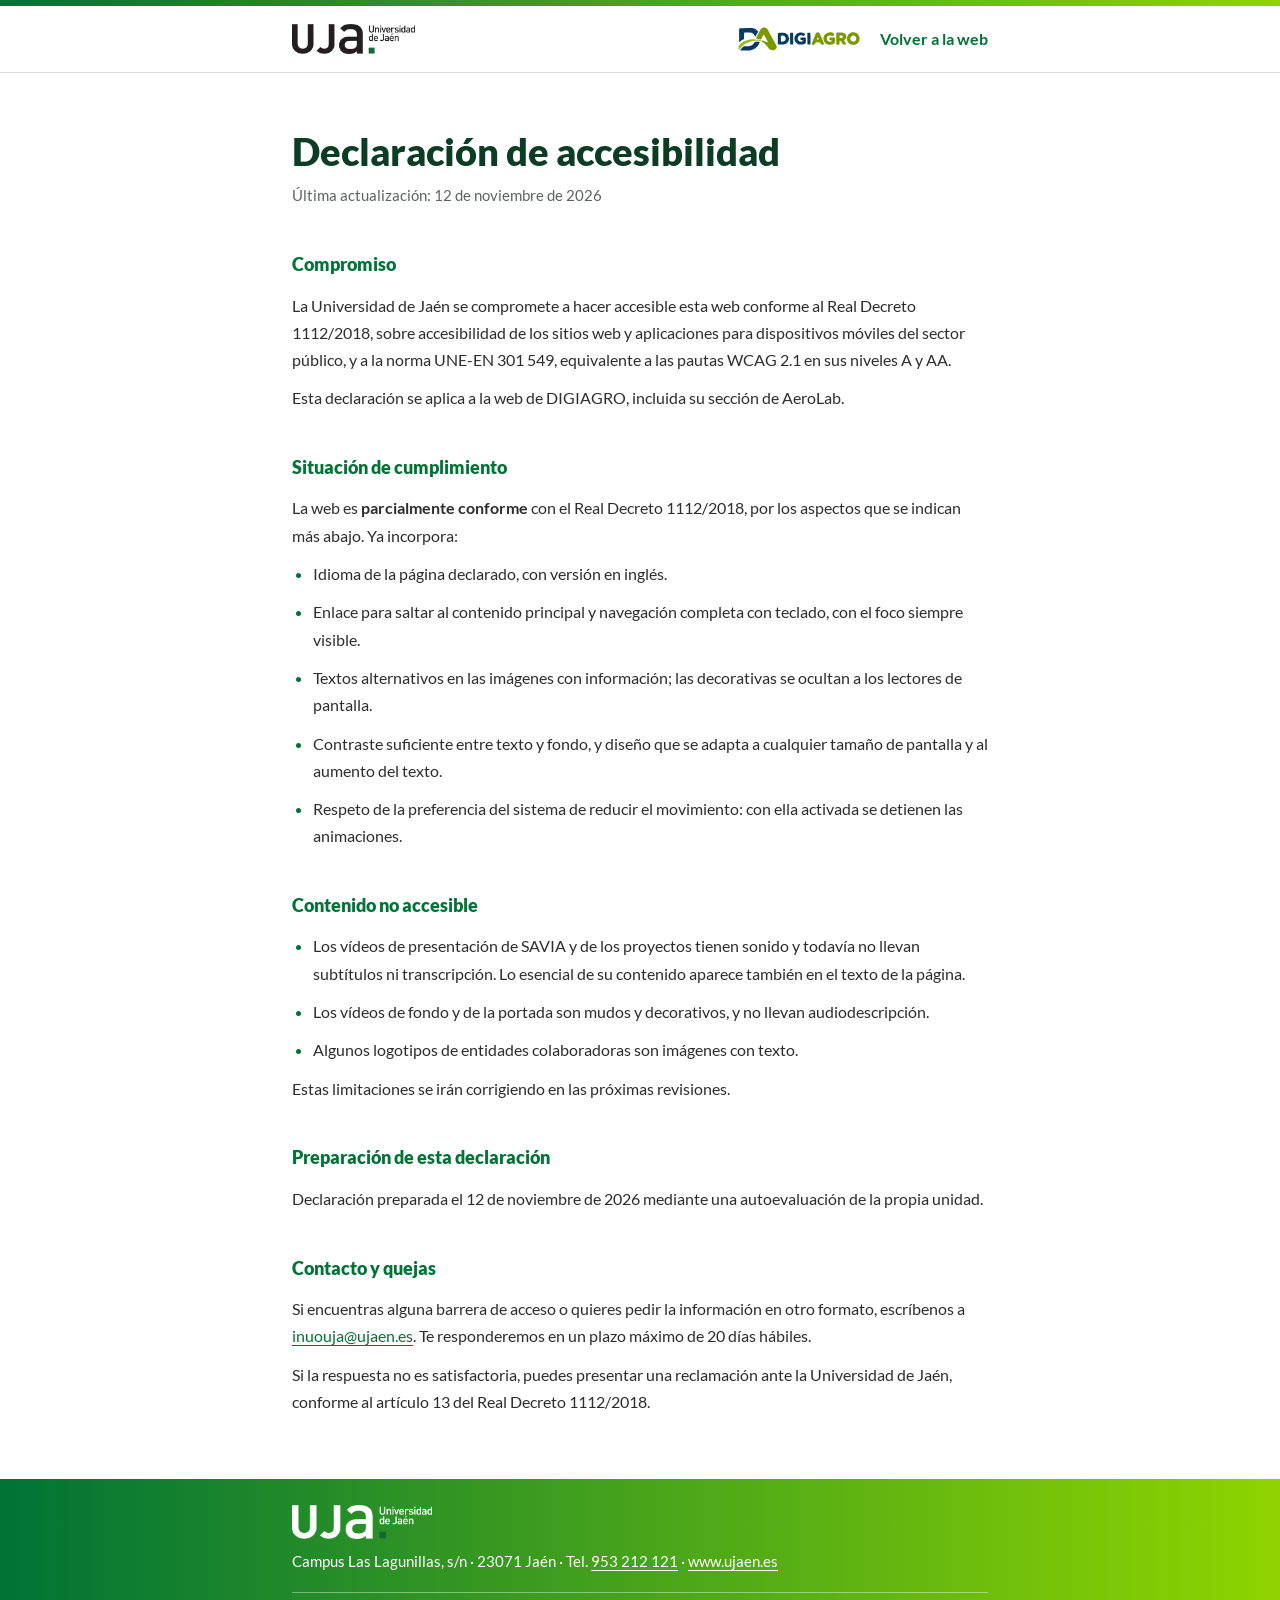
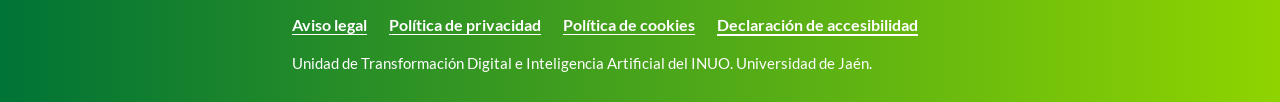
<file: legal/accesibilidad.html>
<!doctype html>
<html lang="es">
<head>
<meta charset="utf-8">
<meta name="viewport" content="width=device-width, initial-scale=1">
<title>Declaración de accesibilidad | DIGIAGRO</title>
<meta name="description" content="Situación de cumplimiento de la web de DIGIAGRO.">
<meta name="color-scheme" content="light">
<meta name="theme-color" content="#007336">
<link rel="icon" type="image/svg+xml" href="../assets/marca/digiagro-simbolo.svg">
<link rel="stylesheet" href="../assets/fuentes/lato.css">
<link rel="stylesheet" href="legal.css?v=3">
</head>
<body>
<a class="saltar" href="#contenido">Saltar al contenido</a>
<div class="franja" aria-hidden="true"></div>
<header class="cabecera">
  <div class="dentro">
    <a class="uja" href="https://www.ujaen.es/" rel="noopener"><img src="../assets/logos/marca-uja.png" alt="UJA, Universidad de Jaén" width="821" height="200"></a>
    <div class="derecha">
      <a href="../"><img src="../assets/marca/digiagro-principal.svg" alt="DIGIAGRO, página principal" width="4508" height="886"></a>
      <a class="volver" href="../">Volver a la web</a>
    </div>
  </div>
</header>
<main id="contenido">
  <h1>Declaración de accesibilidad</h1>
  <p class="fecha">Última actualización: 12 de noviembre de 2026</p>
<h2>Compromiso</h2>
<p>La Universidad de Jaén se compromete a hacer accesible esta web conforme al Real Decreto 1112/2018, sobre accesibilidad de los sitios web y aplicaciones para dispositivos móviles del sector público, y a la norma UNE-EN 301 549, equivalente a las pautas WCAG 2.1 en sus niveles A y AA.</p>
<p>Esta declaración se aplica a la web de DIGIAGRO, incluida su sección de AeroLab.</p>

<h2>Situación de cumplimiento</h2>
<p>La web es <strong>parcialmente conforme</strong> con el Real Decreto 1112/2018, por los aspectos que se indican más abajo. Ya incorpora:</p>
<ul>
  <li>Idioma de la página declarado, con versión en inglés.</li>
  <li>Enlace para saltar al contenido principal y navegación completa con teclado, con el foco siempre visible.</li>
  <li>Textos alternativos en las imágenes con información; las decorativas se ocultan a los lectores de pantalla.</li>
  <li>Contraste suficiente entre texto y fondo, y diseño que se adapta a cualquier tamaño de pantalla y al aumento del texto.</li>
  <li>Respeto de la preferencia del sistema de reducir el movimiento: con ella activada se detienen las animaciones.</li>
</ul>

<h2>Contenido no accesible</h2>
<ul>
  <li>Los vídeos de presentación de SAVIA y de los proyectos tienen sonido y todavía no llevan subtítulos ni transcripción. Lo esencial de su contenido aparece también en el texto de la página.</li>
  <li>Los vídeos de fondo y de la portada son mudos y decorativos, y no llevan audiodescripción.</li>
  <li>Algunos logotipos de entidades colaboradoras son imágenes con texto.</li>
</ul>
<p>Estas limitaciones se irán corrigiendo en las próximas revisiones.</p>

<h2>Preparación de esta declaración</h2>
<p>Declaración preparada el 12 de noviembre de 2026 mediante una autoevaluación de la propia unidad.</p>

<h2>Contacto y quejas</h2>
<p>Si encuentras alguna barrera de acceso o quieres pedir la información en otro formato, escríbenos a <a href="mailto:inuouja@ujaen.es">inuouja@ujaen.es</a>. Te responderemos en un plazo máximo de 20 días hábiles.</p>
<p>Si la respuesta no es satisfactoria, puedes presentar una reclamación ante la Universidad de Jaén, conforme al artículo 13 del Real Decreto 1112/2018.</p>
</main>
<footer class="pie">
  <div class="dentro">
    <div class="pie-uja">
      <a href="https://www.ujaen.es/" rel="noopener"><img src="../assets/logos/marca-uja-blanco.png" alt="UJA, Universidad de Jaén" width="821" height="200" loading="lazy"></a>
      <p>Campus Las Lagunillas, s/n · 23071 Jaén · Tel. <a href="tel:+34953212121">953 212 121</a> · <a href="https://www.ujaen.es/" rel="noopener">www.ujaen.es</a></p>
    </div>
    <nav aria-label="Información legal">
      <ul>
        <li><a href="aviso-legal.html">Aviso legal</a></li>
        <li><a href="privacidad.html">Política de privacidad</a></li>
        <li><a href="cookies.html">Política de cookies</a></li>
        <li><a href="accesibilidad.html" aria-current="page">Declaración de accesibilidad</a></li>
      </ul>
    </nav>
    <p>Unidad de Transformación Digital e Inteligencia Artificial del INUO. Universidad de Jaén.</p>
  </div>
</footer>
</body>
</html>
</file>
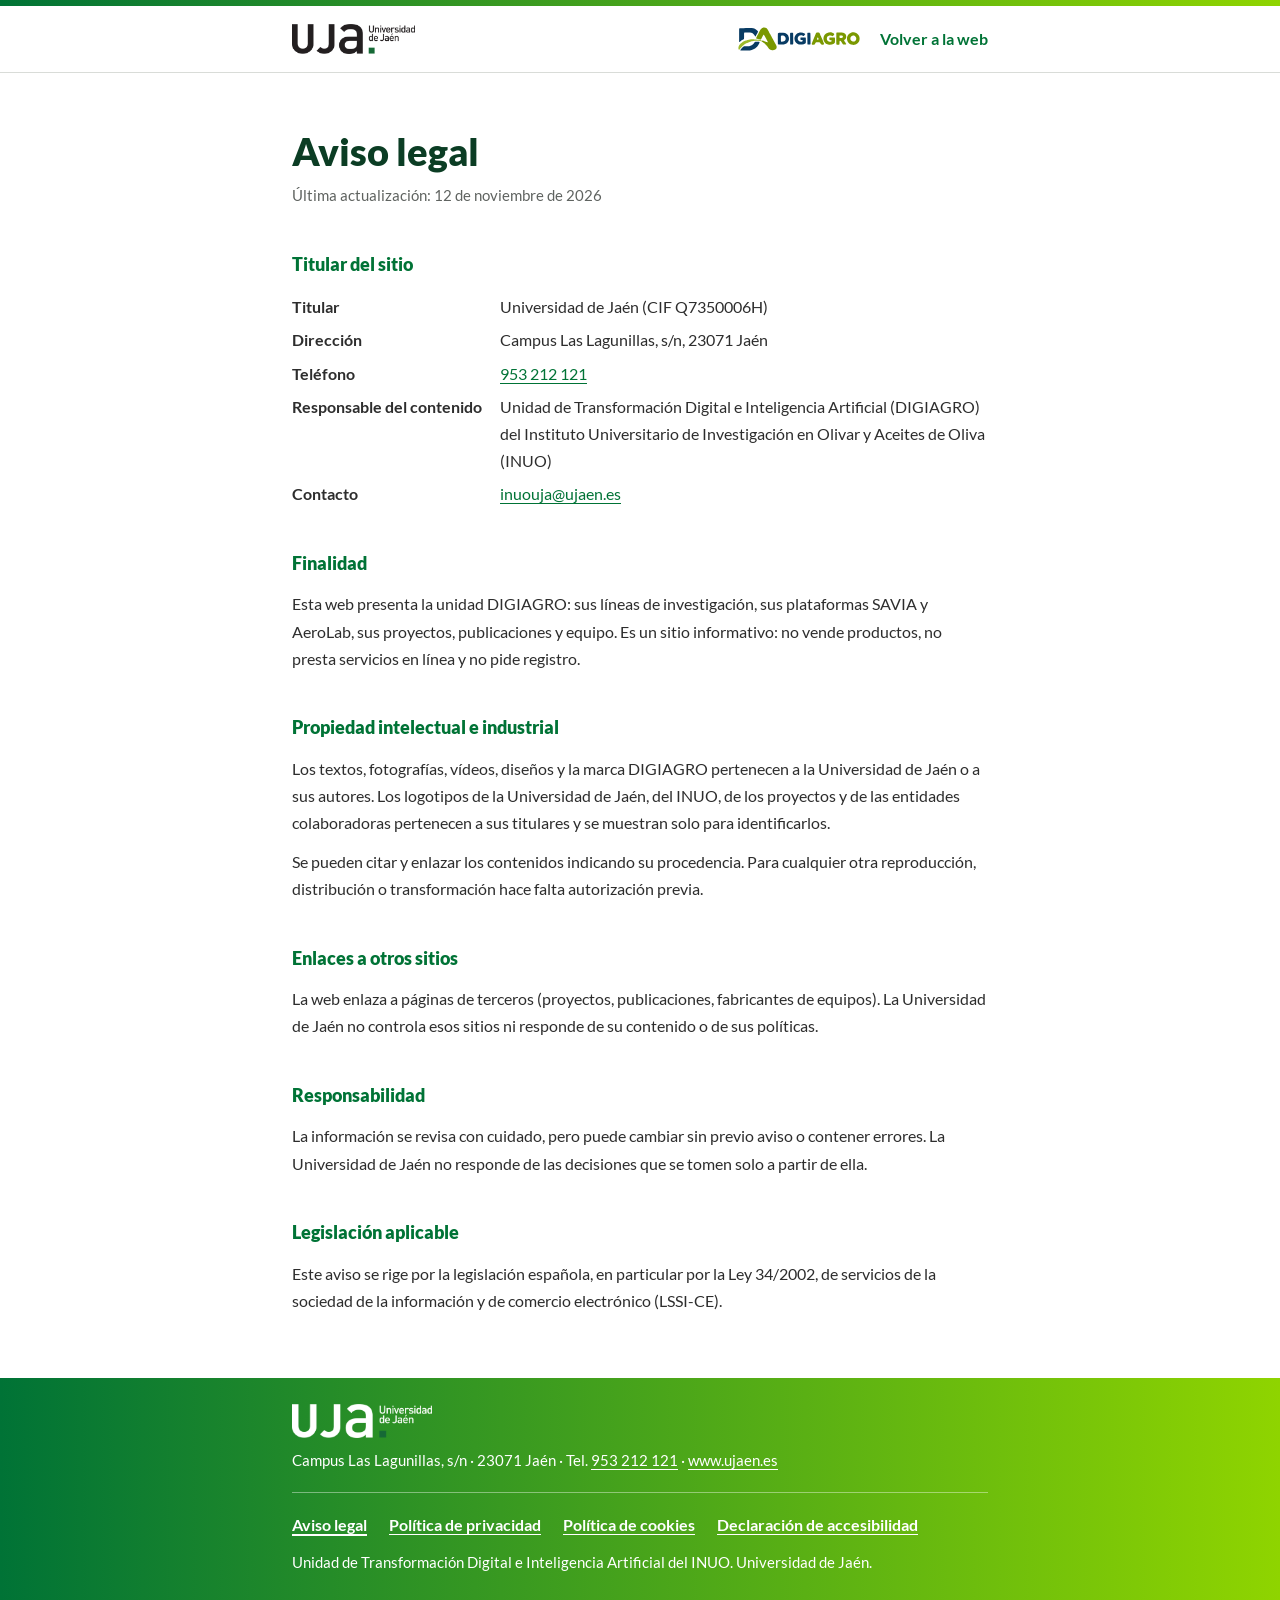
<file: legal/aviso-legal.html>
<!doctype html>
<html lang="es">
<head>
<meta charset="utf-8">
<meta name="viewport" content="width=device-width, initial-scale=1">
<title>Aviso legal | DIGIAGRO</title>
<meta name="description" content="Titular, finalidad y condiciones de uso de la web de DIGIAGRO.">
<meta name="color-scheme" content="light">
<meta name="theme-color" content="#007336">
<link rel="icon" type="image/svg+xml" href="../assets/marca/digiagro-simbolo.svg">
<link rel="stylesheet" href="../assets/fuentes/lato.css">
<link rel="stylesheet" href="legal.css?v=3">
</head>
<body>
<a class="saltar" href="#contenido">Saltar al contenido</a>
<div class="franja" aria-hidden="true"></div>
<header class="cabecera">
  <div class="dentro">
    <a class="uja" href="https://www.ujaen.es/" rel="noopener"><img src="../assets/logos/marca-uja.png" alt="UJA, Universidad de Jaén" width="821" height="200"></a>
    <div class="derecha">
      <a href="../"><img src="../assets/marca/digiagro-principal.svg" alt="DIGIAGRO, página principal" width="4508" height="886"></a>
      <a class="volver" href="../">Volver a la web</a>
    </div>
  </div>
</header>
<main id="contenido">
  <h1>Aviso legal</h1>
  <p class="fecha">Última actualización: 12 de noviembre de 2026</p>
<h2>Titular del sitio</h2>
<dl>
  <dt>Titular</dt><dd>Universidad de Jaén (CIF Q7350006H)</dd>
  <dt>Dirección</dt><dd>Campus Las Lagunillas, s/n, 23071 Jaén</dd>
  <dt>Teléfono</dt><dd><a href="tel:+34953212121">953 212 121</a></dd>
  <dt>Responsable del contenido</dt><dd>Unidad de Transformación Digital e Inteligencia Artificial (DIGIAGRO) del Instituto Universitario de Investigación en Olivar y Aceites de Oliva (INUO)</dd>
  <dt>Contacto</dt><dd><a href="mailto:inuouja@ujaen.es">inuouja@ujaen.es</a></dd>
</dl>

<h2>Finalidad</h2>
<p>Esta web presenta la unidad DIGIAGRO: sus líneas de investigación, sus plataformas SAVIA y AeroLab, sus proyectos, publicaciones y equipo. Es un sitio informativo: no vende productos, no presta servicios en línea y no pide registro.</p>

<h2>Propiedad intelectual e industrial</h2>
<p>Los textos, fotografías, vídeos, diseños y la marca DIGIAGRO pertenecen a la Universidad de Jaén o a sus autores. Los logotipos de la Universidad de Jaén, del INUO, de los proyectos y de las entidades colaboradoras pertenecen a sus titulares y se muestran solo para identificarlos.</p>
<p>Se pueden citar y enlazar los contenidos indicando su procedencia. Para cualquier otra reproducción, distribución o transformación hace falta autorización previa.</p>

<h2>Enlaces a otros sitios</h2>
<p>La web enlaza a páginas de terceros (proyectos, publicaciones, fabricantes de equipos). La Universidad de Jaén no controla esos sitios ni responde de su contenido o de sus políticas.</p>

<h2>Responsabilidad</h2>
<p>La información se revisa con cuidado, pero puede cambiar sin previo aviso o contener errores. La Universidad de Jaén no responde de las decisiones que se tomen solo a partir de ella.</p>

<h2>Legislación aplicable</h2>
<p>Este aviso se rige por la legislación española, en particular por la Ley 34/2002, de servicios de la sociedad de la información y de comercio electrónico (LSSI-CE).</p>
</main>
<footer class="pie">
  <div class="dentro">
    <div class="pie-uja">
      <a href="https://www.ujaen.es/" rel="noopener"><img src="../assets/logos/marca-uja-blanco.png" alt="UJA, Universidad de Jaén" width="821" height="200" loading="lazy"></a>
      <p>Campus Las Lagunillas, s/n · 23071 Jaén · Tel. <a href="tel:+34953212121">953 212 121</a> · <a href="https://www.ujaen.es/" rel="noopener">www.ujaen.es</a></p>
    </div>
    <nav aria-label="Información legal">
      <ul>
        <li><a href="aviso-legal.html" aria-current="page">Aviso legal</a></li>
        <li><a href="privacidad.html">Política de privacidad</a></li>
        <li><a href="cookies.html">Política de cookies</a></li>
        <li><a href="accesibilidad.html">Declaración de accesibilidad</a></li>
      </ul>
    </nav>
    <p>Unidad de Transformación Digital e Inteligencia Artificial del INUO. Universidad de Jaén.</p>
  </div>
</footer>
</body>
</html>
</file>
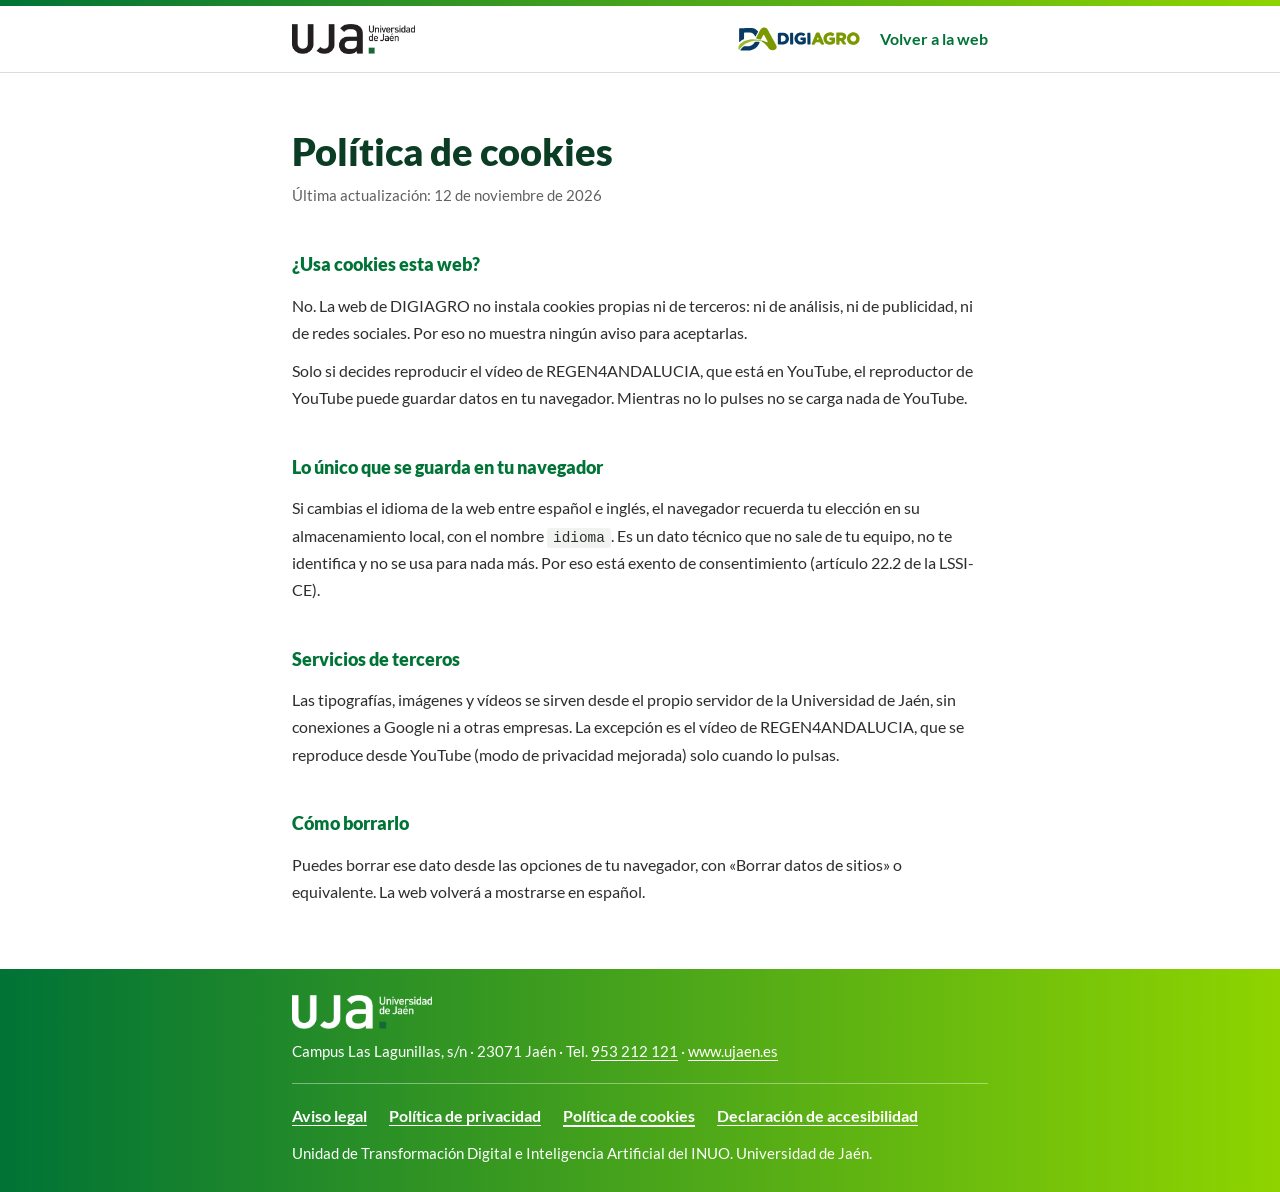
<file: legal/cookies.html>
<!doctype html>
<html lang="es">
<head>
<meta charset="utf-8">
<meta name="viewport" content="width=device-width, initial-scale=1">
<title>Política de cookies | DIGIAGRO</title>
<meta name="description" content="Esta web no usa cookies.">
<meta name="color-scheme" content="light">
<meta name="theme-color" content="#007336">
<link rel="icon" type="image/svg+xml" href="../assets/marca/digiagro-simbolo.svg">
<link rel="stylesheet" href="../assets/fuentes/lato.css">
<link rel="stylesheet" href="legal.css?v=3">
</head>
<body>
<a class="saltar" href="#contenido">Saltar al contenido</a>
<div class="franja" aria-hidden="true"></div>
<header class="cabecera">
  <div class="dentro">
    <a class="uja" href="https://www.ujaen.es/" rel="noopener"><img src="../assets/logos/marca-uja.png" alt="UJA, Universidad de Jaén" width="821" height="200"></a>
    <div class="derecha">
      <a href="../"><img src="../assets/marca/digiagro-principal.svg" alt="DIGIAGRO, página principal" width="4508" height="886"></a>
      <a class="volver" href="../">Volver a la web</a>
    </div>
  </div>
</header>
<main id="contenido">
  <h1>Política de cookies</h1>
  <p class="fecha">Última actualización: 12 de noviembre de 2026</p>
<h2>¿Usa cookies esta web?</h2>
<p>No. La web de DIGIAGRO no instala cookies propias ni de terceros: ni de análisis, ni de publicidad, ni de redes sociales. Por eso no muestra ningún aviso para aceptarlas.</p>
<p>Solo si decides reproducir el vídeo de REGEN4ANDALUCIA, que está en YouTube, el reproductor de YouTube puede guardar datos en tu navegador. Mientras no lo pulses no se carga nada de YouTube.</p>

<h2>Lo único que se guarda en tu navegador</h2>
<p>Si cambias el idioma de la web entre español e inglés, el navegador recuerda tu elección en su almacenamiento local, con el nombre <code>idioma</code>. Es un dato técnico que no sale de tu equipo, no te identifica y no se usa para nada más. Por eso está exento de consentimiento (artículo 22.2 de la LSSI-CE).</p>

<h2>Servicios de terceros</h2>
<p>Las tipografías, imágenes y vídeos se sirven desde el propio servidor de la Universidad de Jaén, sin conexiones a Google ni a otras empresas. La excepción es el vídeo de REGEN4ANDALUCIA, que se reproduce desde YouTube (modo de privacidad mejorada) solo cuando lo pulsas.</p>

<h2>Cómo borrarlo</h2>
<p>Puedes borrar ese dato desde las opciones de tu navegador, con «Borrar datos de sitios» o equivalente. La web volverá a mostrarse en español.</p>
</main>
<footer class="pie">
  <div class="dentro">
    <div class="pie-uja">
      <a href="https://www.ujaen.es/" rel="noopener"><img src="../assets/logos/marca-uja-blanco.png" alt="UJA, Universidad de Jaén" width="821" height="200" loading="lazy"></a>
      <p>Campus Las Lagunillas, s/n · 23071 Jaén · Tel. <a href="tel:+34953212121">953 212 121</a> · <a href="https://www.ujaen.es/" rel="noopener">www.ujaen.es</a></p>
    </div>
    <nav aria-label="Información legal">
      <ul>
        <li><a href="aviso-legal.html">Aviso legal</a></li>
        <li><a href="privacidad.html">Política de privacidad</a></li>
        <li><a href="cookies.html" aria-current="page">Política de cookies</a></li>
        <li><a href="accesibilidad.html">Declaración de accesibilidad</a></li>
      </ul>
    </nav>
    <p>Unidad de Transformación Digital e Inteligencia Artificial del INUO. Universidad de Jaén.</p>
  </div>
</footer>
</body>
</html>
</file>
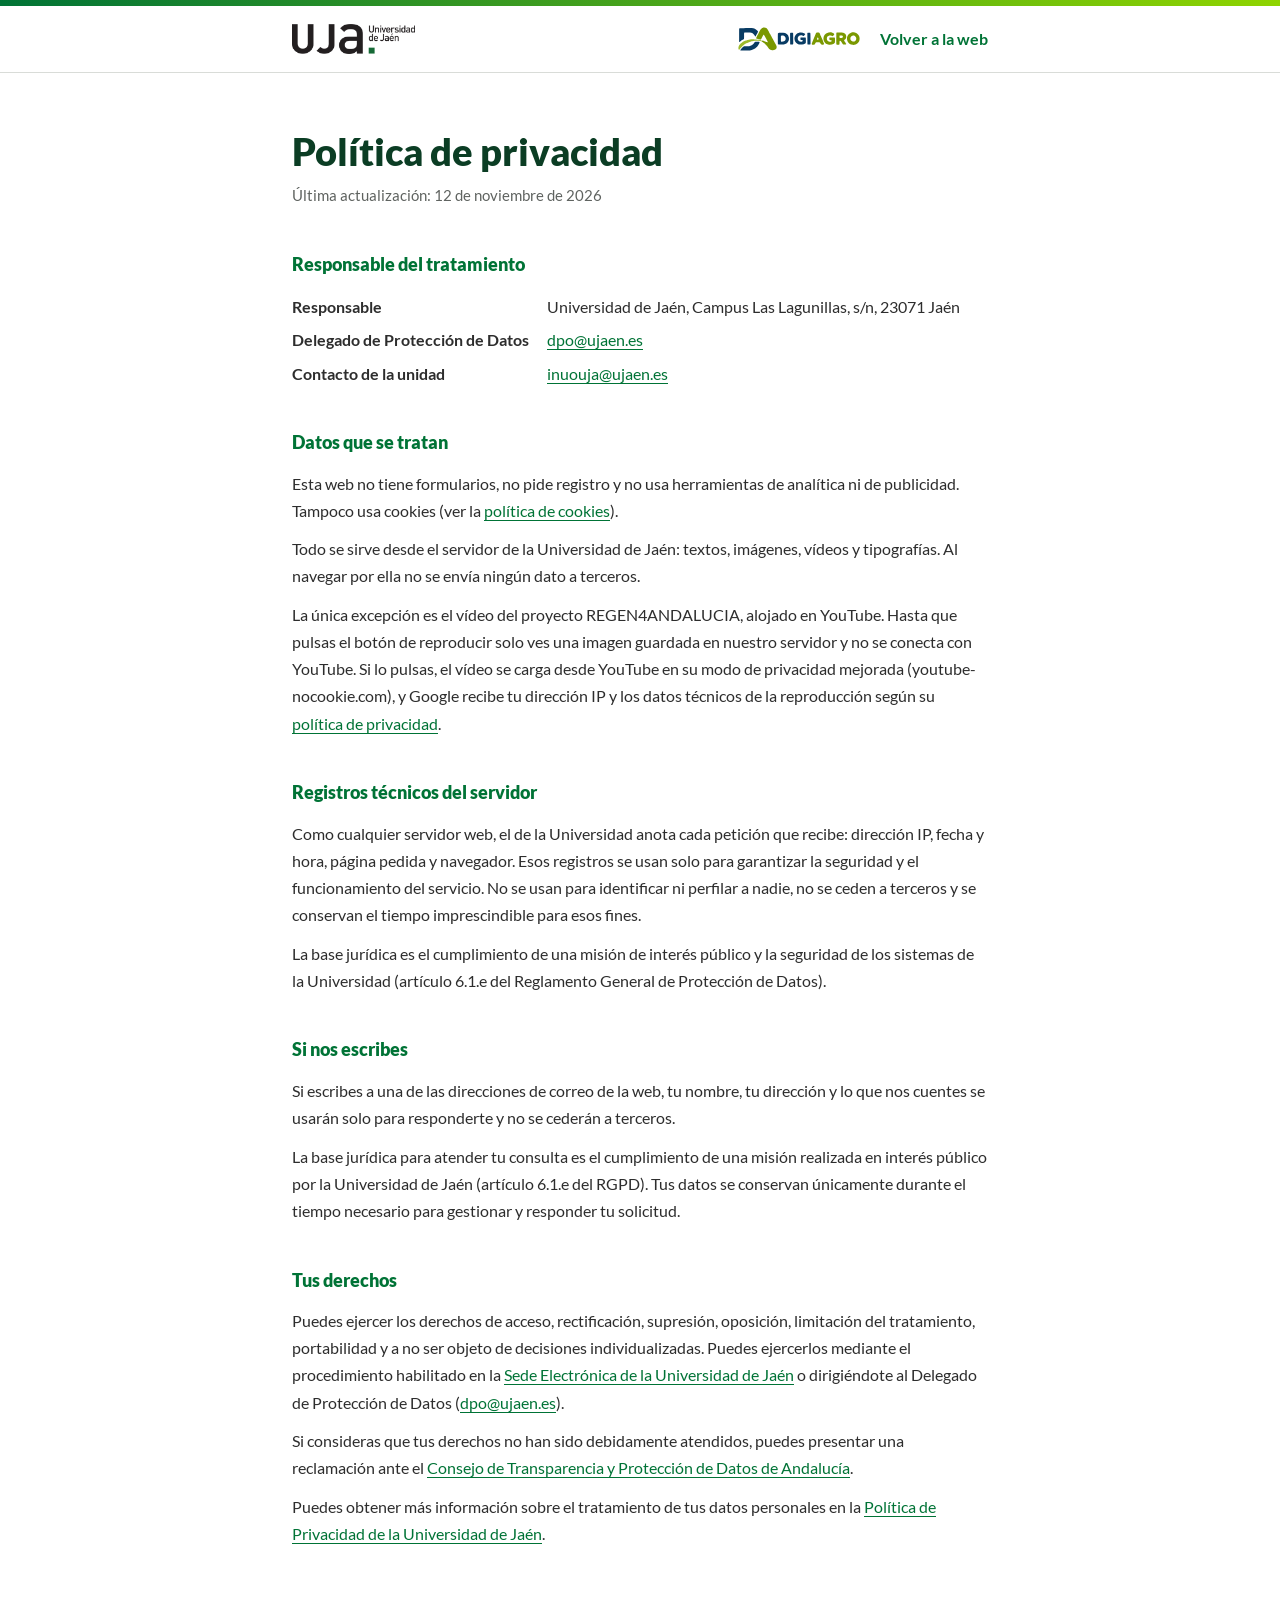
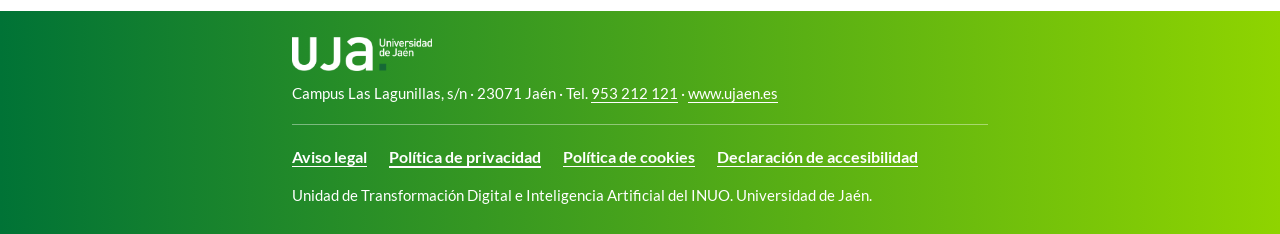
<file: legal/privacidad.html>
<!doctype html>
<html lang="es">
<head>
<meta charset="utf-8">
<meta name="viewport" content="width=device-width, initial-scale=1">
<title>Política de privacidad | DIGIAGRO</title>
<meta name="description" content="Qué datos se tratan al visitar esta web y cómo ejercer tus derechos.">
<meta name="color-scheme" content="light">
<meta name="theme-color" content="#007336">
<link rel="icon" type="image/svg+xml" href="../assets/marca/digiagro-simbolo.svg">
<link rel="stylesheet" href="../assets/fuentes/lato.css">
<link rel="stylesheet" href="legal.css?v=3">
</head>
<body>
<a class="saltar" href="#contenido">Saltar al contenido</a>
<div class="franja" aria-hidden="true"></div>
<header class="cabecera">
  <div class="dentro">
    <a class="uja" href="https://www.ujaen.es/" rel="noopener"><img src="../assets/logos/marca-uja.png" alt="UJA, Universidad de Jaén" width="821" height="200"></a>
    <div class="derecha">
      <a href="../"><img src="../assets/marca/digiagro-principal.svg" alt="DIGIAGRO, página principal" width="4508" height="886"></a>
      <a class="volver" href="../">Volver a la web</a>
    </div>
  </div>
</header>
<main id="contenido">
  <h1>Política de privacidad</h1>
  <p class="fecha">Última actualización: 12 de noviembre de 2026</p>
<h2>Responsable del tratamiento</h2>
<dl>
  <dt>Responsable</dt><dd>Universidad de Jaén, Campus Las Lagunillas, s/n, 23071 Jaén</dd>
  <dt>Delegado de Protección de Datos</dt><dd><a href="mailto:dpo@ujaen.es">dpo@ujaen.es</a></dd>
  <dt>Contacto de la unidad</dt><dd><a href="mailto:inuouja@ujaen.es">inuouja@ujaen.es</a></dd>
</dl>

<h2>Datos que se tratan</h2>
<p>Esta web no tiene formularios, no pide registro y no usa herramientas de analítica ni de publicidad. Tampoco usa cookies (ver la <a href="cookies.html">política de cookies</a>).</p>
<p>Todo se sirve desde el servidor de la Universidad de Jaén: textos, imágenes, vídeos y tipografías. Al navegar por ella no se envía ningún dato a terceros.</p>
<p>La única excepción es el vídeo del proyecto REGEN4ANDALUCIA, alojado en YouTube. Hasta que pulsas el botón de reproducir solo ves una imagen guardada en nuestro servidor y no se conecta con YouTube. Si lo pulsas, el vídeo se carga desde YouTube en su modo de privacidad mejorada (youtube-nocookie.com), y Google recibe tu dirección IP y los datos técnicos de la reproducción según su <a href="https://policies.google.com/privacy" rel="noopener">política de privacidad</a>.</p>

<h2>Registros técnicos del servidor</h2>
<p>Como cualquier servidor web, el de la Universidad anota cada petición que recibe: dirección IP, fecha y hora, página pedida y navegador. Esos registros se usan solo para garantizar la seguridad y el funcionamiento del servicio. No se usan para identificar ni perfilar a nadie, no se ceden a terceros y se conservan el tiempo imprescindible para esos fines.</p>
<p>La base jurídica es el cumplimiento de una misión de interés público y la seguridad de los sistemas de la Universidad (artículo 6.1.e del Reglamento General de Protección de Datos).</p>

<h2>Si nos escribes</h2>
<p>Si escribes a una de las direcciones de correo de la web, tu nombre, tu dirección y lo que nos cuentes se usarán solo para responderte y no se cederán a terceros.</p>
<p>La base jurídica para atender tu consulta es el cumplimiento de una misión realizada en interés público por la Universidad de Jaén (artículo 6.1.e del RGPD). Tus datos se conservan únicamente durante el tiempo necesario para gestionar y responder tu solicitud.</p>

<h2>Tus derechos</h2>
<p>Puedes ejercer los derechos de acceso, rectificación, supresión, oposición, limitación del tratamiento, portabilidad y a no ser objeto de decisiones individualizadas. Puedes ejercerlos mediante el procedimiento habilitado en la <a href="https://sede.ujaen.es/" rel="noopener">Sede Electrónica de la Universidad de Jaén</a> o dirigiéndote al Delegado de Protección de Datos (<a href="mailto:dpo@ujaen.es">dpo@ujaen.es</a>).</p>
<p>Si consideras que tus derechos no han sido debidamente atendidos, puedes presentar una reclamación ante el <a href="https://www.ctpdandalucia.es/" rel="noopener">Consejo de Transparencia y Protección de Datos de Andalucía</a>.</p>
<p>Puedes obtener más información sobre el tratamiento de tus datos personales en la <a href="https://www.ujaen.es/politica-de-privacidad" rel="noopener">Política de Privacidad de la Universidad de Jaén</a>.</p>
</main>
<footer class="pie">
  <div class="dentro">
    <div class="pie-uja">
      <a href="https://www.ujaen.es/" rel="noopener"><img src="../assets/logos/marca-uja-blanco.png" alt="UJA, Universidad de Jaén" width="821" height="200" loading="lazy"></a>
      <p>Campus Las Lagunillas, s/n · 23071 Jaén · Tel. <a href="tel:+34953212121">953 212 121</a> · <a href="https://www.ujaen.es/" rel="noopener">www.ujaen.es</a></p>
    </div>
    <nav aria-label="Información legal">
      <ul>
        <li><a href="aviso-legal.html">Aviso legal</a></li>
        <li><a href="privacidad.html" aria-current="page">Política de privacidad</a></li>
        <li><a href="cookies.html">Política de cookies</a></li>
        <li><a href="accesibilidad.html">Declaración de accesibilidad</a></li>
      </ul>
    </nav>
    <p>Unidad de Transformación Digital e Inteligencia Artificial del INUO. Universidad de Jaén.</p>
  </div>
</footer>
</body>
</html>
</file>
<file: assets/fuentes/lato.css>
/* Lato alojada en el propio servidor (SIL Open Font License), sin conexión a Google */
/* latin-ext */
@font-face {
  font-family: 'Lato';
  font-style: italic;
  font-weight: 400;
  font-display: swap;
  src: url(lato-400-italic-latin-ext.woff2) format('woff2');
  unicode-range: U+0100-02BA, U+02BD-02C5, U+02C7-02CC, U+02CE-02D7, U+02DD-02FF, U+0304, U+0308, U+0329, U+1D00-1DBF, U+1E00-1E9F, U+1EF2-1EFF, U+2020, U+20A0-20AB, U+20AD-20C4, U+2113, U+2C60-2C7F, U+A720-A7FF;
}
/* latin */
@font-face {
  font-family: 'Lato';
  font-style: italic;
  font-weight: 400;
  font-display: swap;
  src: url(lato-400-italic-latin.woff2) format('woff2');
  unicode-range: U+0000-00FF, U+0131, U+0152-0153, U+02BB-02BC, U+02C6, U+02DA, U+02DC, U+0304, U+0308, U+0329, U+2000-206F, U+20AC, U+2122, U+2191, U+2193, U+2212, U+2215, U+FEFF, U+FFFD;
}
/* latin-ext */
@font-face {
  font-family: 'Lato';
  font-style: normal;
  font-weight: 300;
  font-display: swap;
  src: url(lato-300-normal-latin-ext.woff2) format('woff2');
  unicode-range: U+0100-02BA, U+02BD-02C5, U+02C7-02CC, U+02CE-02D7, U+02DD-02FF, U+0304, U+0308, U+0329, U+1D00-1DBF, U+1E00-1E9F, U+1EF2-1EFF, U+2020, U+20A0-20AB, U+20AD-20C4, U+2113, U+2C60-2C7F, U+A720-A7FF;
}
/* latin */
@font-face {
  font-family: 'Lato';
  font-style: normal;
  font-weight: 300;
  font-display: swap;
  src: url(lato-300-normal-latin.woff2) format('woff2');
  unicode-range: U+0000-00FF, U+0131, U+0152-0153, U+02BB-02BC, U+02C6, U+02DA, U+02DC, U+0304, U+0308, U+0329, U+2000-206F, U+20AC, U+2122, U+2191, U+2193, U+2212, U+2215, U+FEFF, U+FFFD;
}
/* latin-ext */
@font-face {
  font-family: 'Lato';
  font-style: normal;
  font-weight: 400;
  font-display: swap;
  src: url(lato-400-normal-latin-ext.woff2) format('woff2');
  unicode-range: U+0100-02BA, U+02BD-02C5, U+02C7-02CC, U+02CE-02D7, U+02DD-02FF, U+0304, U+0308, U+0329, U+1D00-1DBF, U+1E00-1E9F, U+1EF2-1EFF, U+2020, U+20A0-20AB, U+20AD-20C4, U+2113, U+2C60-2C7F, U+A720-A7FF;
}
/* latin */
@font-face {
  font-family: 'Lato';
  font-style: normal;
  font-weight: 400;
  font-display: swap;
  src: url(lato-400-normal-latin.woff2) format('woff2');
  unicode-range: U+0000-00FF, U+0131, U+0152-0153, U+02BB-02BC, U+02C6, U+02DA, U+02DC, U+0304, U+0308, U+0329, U+2000-206F, U+20AC, U+2122, U+2191, U+2193, U+2212, U+2215, U+FEFF, U+FFFD;
}
/* latin-ext */
@font-face {
  font-family: 'Lato';
  font-style: normal;
  font-weight: 700;
  font-display: swap;
  src: url(lato-700-normal-latin-ext.woff2) format('woff2');
  unicode-range: U+0100-02BA, U+02BD-02C5, U+02C7-02CC, U+02CE-02D7, U+02DD-02FF, U+0304, U+0308, U+0329, U+1D00-1DBF, U+1E00-1E9F, U+1EF2-1EFF, U+2020, U+20A0-20AB, U+20AD-20C4, U+2113, U+2C60-2C7F, U+A720-A7FF;
}
/* latin */
@font-face {
  font-family: 'Lato';
  font-style: normal;
  font-weight: 700;
  font-display: swap;
  src: url(lato-700-normal-latin.woff2) format('woff2');
  unicode-range: U+0000-00FF, U+0131, U+0152-0153, U+02BB-02BC, U+02C6, U+02DA, U+02DC, U+0304, U+0308, U+0329, U+2000-206F, U+20AC, U+2122, U+2191, U+2193, U+2212, U+2215, U+FEFF, U+FFFD;
}
/* latin-ext */
@font-face {
  font-family: 'Lato';
  font-style: normal;
  font-weight: 900;
  font-display: swap;
  src: url(lato-900-normal-latin-ext.woff2) format('woff2');
  unicode-range: U+0100-02BA, U+02BD-02C5, U+02C7-02CC, U+02CE-02D7, U+02DD-02FF, U+0304, U+0308, U+0329, U+1D00-1DBF, U+1E00-1E9F, U+1EF2-1EFF, U+2020, U+20A0-20AB, U+20AD-20C4, U+2113, U+2C60-2C7F, U+A720-A7FF;
}
/* latin */
@font-face {
  font-family: 'Lato';
  font-style: normal;
  font-weight: 900;
  font-display: swap;
  src: url(lato-900-normal-latin.woff2) format('woff2');
  unicode-range: U+0000-00FF, U+0131, U+0152-0153, U+02BB-02BC, U+02C6, U+02DA, U+02DC, U+0304, U+0308, U+0329, U+2000-206F, U+20AC, U+2122, U+2191, U+2193, U+2212, U+2215, U+FEFF, U+FFFD;
}
</file>
<file: styles.css>
:root {
  --verde: #007336;        /* verde del INUO */
  --lima: #8fd400;         /* lima del INUO */
  --titulo: #4f9a00;       /* lima oscurecido, legible en titulares */
  --oscuro: #0b3d24;
  --marron: #8f5c30;
  --tinta: #2d2d2d;
  --gris: #5f6360;
  --fondo: #ececec;
  --linea: #d9dcd8;
  --degradado: linear-gradient(90deg, #007336 0%, #8fd400 100%);
  --margen: max(clamp(16px, 5vw, 64px), calc((100vw - 1200px) / 2));
  --sombra: 0 4px 18px rgba(0, 0, 0, .1);
}

* { box-sizing: border-box; }
html { scroll-behavior: smooth; scroll-padding-top: 72px; color-scheme: light; }
body { margin: 0; background: #fff; color: var(--tinta); font-family: "Lato", system-ui, sans-serif; font-size: 1.0625rem; line-height: 1.6; overflow-x: clip; }
img, video { display: block; max-width: 100%; }
h1, h2, h3, h4, p, ul, ol, dl, dd { margin: 0; padding: 0; }
ul, ol { list-style: none; }
button { font: inherit; color: inherit; }
a { color: inherit; }
[hidden] { display: none !important; }
:focus-visible { outline: 3px solid var(--marron); outline-offset: 3px; }
.saltar { position: fixed; left: -999px; top: 8px; z-index: 90; background: #fff; padding: 8px 14px; }
.saltar:focus { left: 8px; }

/* Franja institucional */
.franja { display: flex; align-items: center; justify-content: space-between; gap: 20px; padding: 12px var(--margen); background: var(--degradado); }
.franja img { height: 46px; width: auto; }
.franja .franja-uja img { height: 30px; }

/* Navegación */
.nav { position: sticky; top: 0; z-index: 50; display: flex; align-items: center; justify-content: space-between; gap: 20px; min-height: 64px; padding: 8px var(--margen); background: #fff; box-shadow: 0 2px 10px rgba(0, 0, 0, .1); }
.marca { color: var(--verde); text-decoration: none; font-weight: 900; font-size: 1.5rem; letter-spacing: .01em; }
.marca b { color: var(--lima); font-weight: 900; }
.nav nav { display: flex; align-items: center; gap: clamp(12px, 1.5vw, 22px); font-size: .875rem; font-weight: 700; text-transform: uppercase; }
.nav nav a { color: var(--verde); text-decoration: none; padding: 6px 0; border-bottom: 2px solid transparent; }
.nav nav a:hover, .nav nav a.activo { border-bottom-color: var(--lima); }
.nav-boton { display: none; width: 44px; height: 44px; background: none; border: 0; padding: 10px 8px; cursor: pointer; color: var(--verde); }
.nav-boton span { display: block; height: 2px; background: currentColor; margin: 5px 0; transition: transform .2s, opacity .2s; }
.nav.abierto .nav-boton span:nth-child(1) { transform: translateY(7px) rotate(45deg); }
.nav.abierto .nav-boton span:nth-child(2) { opacity: 0; }
.nav.abierto .nav-boton span:nth-child(3) { transform: translateY(-7px) rotate(-45deg); }

/* Botones */
.boton { display: inline-flex; align-items: center; justify-content: center; min-height: 48px; padding: 11px 28px; background: var(--verde); border: 2px solid var(--verde); color: #fff; font-size: .875rem; font-weight: 900; letter-spacing: .08em; text-transform: uppercase; text-decoration: none; transition: background .2s, color .2s, border-color .2s; }
.boton:hover { background: var(--lima); border-color: var(--lima); color: var(--oscuro); }
.boton-claro { background: transparent; border-color: currentColor; color: var(--verde); }
.hero .boton-claro { color: #fff; }

/* Portada */
.hero { position: relative; display: flex; align-items: center; justify-content: center; min-height: calc(100svh - 134px); padding: 56px var(--margen); color: #fff; text-align: center; overflow: hidden; background: var(--oscuro); }
.hero-video { position: absolute; inset: 0; width: 100%; height: 100%; object-fit: cover; }
.hero-velo { position: absolute; inset: 0; background: linear-gradient(180deg, rgba(0, 50, 25, .42), rgba(0, 40, 20, .62)); }
.hero-hoja { position: absolute; left: 50%; top: 50%; height: 118%; width: auto; max-width: none; transform: translate(-50%, -50%); opacity: .13; pointer-events: none; }
.hero-contenido { position: relative; max-width: 900px; }
.hero h1 { font-size: clamp(3.4rem, 10vw, 7.6rem); line-height: 1; font-weight: 900; letter-spacing: .01em; text-shadow: 0 3px 24px rgba(0, 0, 0, .35); }
.nombre-unidad { text-wrap: balance; font-size: clamp(1.25rem, 2.5vw, 2.1rem); line-height: 1.22; font-weight: 700; margin-top: 16px; text-shadow: 0 2px 14px rgba(0, 0, 0, .45); }
.lema { font-size: clamp(1.05rem, 1.5vw, 1.3rem); margin-top: 12px; text-shadow: 0 2px 12px rgba(0, 0, 0, .5); }
.lema b { color: var(--lima); font-weight: 900; }
.acciones { display: flex; flex-wrap: wrap; justify-content: center; gap: 12px; margin-top: 30px; }

/* Cifras */
.cifras { display: grid; grid-template-columns: repeat(4, 1fr); padding-inline: var(--margen); background: var(--degradado); color: #fff; text-align: center; }
.cifras > div { padding: 22px 10px; }
.cifras b { display: block; font-size: clamp(2.2rem, 3.4vw, 3rem); line-height: 1; font-weight: 900; font-variant-numeric: tabular-nums; }
.cifras span { display: block; margin-top: 6px; font-size: .875rem; font-weight: 700; text-transform: uppercase; letter-spacing: .03em; line-height: 1.25; }

/* Secciones */
.seccion { padding: clamp(52px, 6.5vw, 88px) var(--margen); }
.seccion.gris { background: var(--fondo); }
.titular { color: var(--titulo); font-size: clamp(1.9rem, 3.4vw, 3rem); line-height: 1.12; font-weight: 900; text-align: center; text-transform: uppercase; padding-bottom: 20px; border-bottom: 1px solid var(--linea); margin-bottom: 34px; }
.seccion.gris .titular { border-bottom-color: #d0d3cf; }
.sub { color: var(--verde); font-size: 1.375rem; font-weight: 900; text-align: center; text-transform: uppercase; margin: clamp(42px, 5vw, 60px) 0 24px; }
.cargo { color: var(--lima); font-weight: 900; font-size: .875rem; text-transform: uppercase; letter-spacing: .05em; }


/* Líneas: imágenes sobre blanco alternadas con el texto */
.lineas-filas { display: grid; gap: clamp(24px, 4vw, 56px); }
.linea-fila { display: grid; grid-template-columns: minmax(0, 11fr) minmax(0, 9fr); align-items: center; gap: 20px clamp(28px, 5vw, 72px); }
.linea-fila:nth-child(even) { grid-template-columns: minmax(0, 9fr) minmax(0, 11fr); }
.linea-fila:nth-child(even) img { order: 2; }
.linea-fila img { width: 100%; height: auto; }
.linea-texto { border-left: 5px solid var(--lima); padding-left: clamp(18px, 2.2vw, 28px); }
.linea-fila h3 { color: var(--verde); font-size: clamp(1.45rem, 2.5vw, 2.15rem); line-height: 1.14; font-weight: 900; text-transform: uppercase; margin-bottom: 12px; }
.linea-fila p { color: var(--gris); font-size: clamp(1.0625rem, 1.3vw, 1.2rem); line-height: 1.55; }

/* Banda */
.banda { position: relative; display: flex; align-items: center; justify-content: center; min-height: 44vh; padding: 64px var(--margen); overflow: hidden; background: var(--oscuro); color: #fff; text-align: center; }
.banda video { position: absolute; inset: 0; width: 100%; height: 100%; object-fit: cover; opacity: .46; }
.banda p { position: relative; max-width: 22em; font-size: clamp(1.6rem, 3.2vw, 2.8rem); line-height: 1.16; font-weight: 900; }

/* Filtros */

/* Proyectos */
.lista-proyectos { display: grid; grid-template-columns: repeat(3, minmax(0, 1fr)); gap: 18px; }
.proyecto { position: relative; display: flex; flex-direction: column; background: #fff; box-shadow: var(--sombra); text-decoration: none; transition: transform .25s, box-shadow .25s; }
a.proyecto:hover { transform: translateY(-4px); box-shadow: 0 10px 28px rgba(0, 0, 0, .18); }
.proyecto img { width: 100%; aspect-ratio: 16 / 10; object-fit: cover; }
.etiqueta { position: absolute; right: 0; top: 0; z-index: 1; padding: 5px 14px; background: rgba(60, 60, 60, .82); color: var(--lima); font-size: .8125rem; font-weight: 700; text-transform: uppercase; }
.proyecto-texto { padding: 22px 24px 24px; flex: 1; display: flex; flex-direction: column; align-items: flex-start; }
.proyecto:not(:has(img)) .proyecto-texto { padding-top: 40px; }
.proyecto h3 { color: var(--verde); font-size: 1.125rem; line-height: 1.22; font-weight: 700; text-transform: uppercase; margin-bottom: 8px; }
.proyecto p { color: var(--gris); font-size: 1rem; }
.pr-marco { color: var(--marron); font-size: .8125rem; font-weight: 700; margin-top: auto; padding-top: 12px; }

/* Publicaciones */
.pubs { display: grid; grid-template-columns: repeat(2, minmax(0, 1fr)); gap: 12px; }
.pubs li { background: #fff; box-shadow: var(--sombra); }
.pubs a { display: grid; grid-template-columns: 58px minmax(0, 1fr); gap: 2px 6px; height: 100%; padding: 16px 18px; text-decoration: none; }
.pub-ano { grid-row: 1 / 3; color: var(--verde); font-weight: 900; font-variant-numeric: tabular-nums; }
.pubs b { color: var(--tinta); font-weight: 700; line-height: 1.3; }
.pubs a:hover b { color: var(--verde); }
.pub-datos { color: var(--gris); font-size: .875rem; line-height: 1.38; }

/* Software */
.zig { display: grid; grid-template-columns: minmax(0, 5fr) minmax(0, 7fr); gap: 28px clamp(28px, 5vw, 64px); align-items: center; margin-bottom: clamp(32px, 4vw, 48px); }
.zig-inv > div { order: 2; }
.zig video { width: 100%; aspect-ratio: 16 / 9; object-fit: cover; box-shadow: var(--sombra); }
.zig h3 { color: var(--verde); font-size: clamp(1.7rem, 2.6vw, 2.3rem); font-weight: 900; text-transform: uppercase; margin-bottom: 10px; }
.zig p { color: var(--gris); margin-bottom: 18px; }
.herramientas-lista { display: grid; grid-template-columns: repeat(auto-fill, minmax(min(100%, 250px), 1fr)); gap: 12px; }
.herramienta { display: flex; flex-direction: column; padding: 18px 20px; background: var(--fondo); text-decoration: none; transition: background .2s; }
a.herramienta:hover { background: #dfe7da; }
.herramienta .pr-marco { padding: 0; margin: 0; }
.herramienta b { color: var(--verde); font-size: 1.125rem; font-weight: 900; }
.eq-lema { color: var(--gris); font-size: .9375rem; line-height: 1.35; }

/* Plataformas y sensores */
.equipos { display: grid; grid-template-columns: repeat(auto-fill, minmax(min(100%, 215px), 1fr)); gap: 14px; }
.equipo-tarjeta { display: flex; flex-direction: column; align-items: center; padding: 18px; border: 0; background: #fff; box-shadow: var(--sombra); text-align: center; cursor: pointer; transition: transform .25s, box-shadow .25s; }
.equipo-tarjeta:hover { transform: translateY(-4px); box-shadow: 0 10px 28px rgba(0, 0, 0, .18); }
.equipo-tarjeta img { width: 100%; height: 130px; object-fit: contain; margin-bottom: 12px; }
.equipo-tarjeta b { color: var(--verde); font-size: 1.0625rem; line-height: 1.22; font-weight: 900; margin-bottom: 4px; }
#lista-sensores .equipo-tarjeta { background: var(--fondo); box-shadow: none; }

.galeria { display: grid; grid-template-columns: repeat(3, minmax(0, 1fr)); gap: 12px; }

/* Personas */

/* Pie */
.pie { position: relative; overflow: hidden; padding: clamp(40px, 5vw, 64px) var(--margen); background: var(--degradado); color: #fff; }
.pie-hoja { position: absolute; right: 6%; top: 50%; height: 170%; width: auto; max-width: none; transform: translateY(-50%); opacity: .14; pointer-events: none; }
.pie-grid { position: relative; display: grid; grid-template-columns: repeat(3, minmax(0, 1fr)); gap: 30px; }
.pie .marca, .pie .marca b { color: #fff; }
.pie p { margin-top: 8px; max-width: 26em; }
.pie h2 { font-size: 1rem; font-weight: 900; text-transform: uppercase; }
.pie a { text-underline-offset: 3px; }
.pie-logos { display: flex; flex-wrap: wrap; align-items: center; gap: 16px 24px; align-content: flex-start; }
.pie-logos img { height: 40px; width: auto; }
.pie-uja img { display: block; height: 36px; width: auto; }
.pie-uja p { font-size: .9375rem; line-height: 1.55; }
.pie-legal { position: relative; margin-top: 30px; padding-top: 18px; border-top: 1px solid rgba(255, 255, 255, .4); }
.pie-legal ul { list-style: none; display: flex; flex-wrap: wrap; gap: 6px 24px; padding: 0; margin: 0; }
.pie-legal a { color: #fff; font-weight: 700; font-size: .9375rem; }

/* Diálogo */
.ficha-eq { display: grid; grid-template-columns: minmax(0, 2fr) minmax(0, 3fr); gap: 26px; padding: 34px; align-items: center; }
.ficha-eq img { width: 100%; max-height: 300px; object-fit: contain; }
.ficha-eq h3 { color: var(--verde); font-size: 1.5rem; line-height: 1.15; font-weight: 900; text-transform: uppercase; padding-right: 40px; margin-bottom: 8px; }
.ficha-eq p { color: var(--gris); margin-bottom: 14px; }
.ficha-eq dl { display: grid; grid-template-columns: auto 1fr; gap: 5px 16px; font-size: .9375rem; }
.ficha-eq dt { color: var(--gris); }
.ficha-eq dd { font-weight: 700; }
.pie-video { color: #fff; padding: 12px 18px; font-weight: 700; }

.pr-url { color: var(--verde); font-size: .875rem; font-weight: 700; text-decoration: underline; text-underline-offset: 3px; margin-top: 4px; overflow-wrap: anywhere; }
.enlaces { display: grid; grid-template-columns: repeat(auto-fill, minmax(min(100%, 260px), 1fr)); gap: 12px; }

/* Progreso y aviso de desplazamiento */
.progreso { position: fixed; left: 0; top: 0; z-index: 80; width: 100%; height: 4px; background: var(--lima); transform: scaleX(0); transform-origin: left; }
.bajar { position: absolute; left: 50%; bottom: 14px; color: #fff; transform: translateX(-50%); animation: flota 2s ease-in-out infinite; }
@keyframes flota { 50% { transform: translate(-50%, 8px); } }
.hero-contenido h1, .nombre-unidad, .lema, .acciones { animation: entra .9s cubic-bezier(.2, .7, .2, 1) both; }
.nombre-unidad { animation-delay: .12s; } .lema { animation-delay: .22s; } .acciones { animation-delay: .32s; }
@keyframes entra { from { opacity: 0; transform: translateY(24px); } }

/* Sellos en movimiento */
.sellos { overflow: hidden; padding: 24px 0; border-bottom: 1px solid var(--linea); }
.sellos-pista { display: flex; align-items: center; gap: 64px; width: max-content; animation: desliza 42s linear infinite; }
.sellos:hover .sellos-pista { animation-play-state: paused; }
.sellos img { height: 46px; width: auto; max-width: 180px; object-fit: contain; }
@keyframes desliza { to { transform: translateX(-50%); } }

/* Del dato a la decisión */
.banda { min-height: 0; padding-block: clamp(60px, 7vw, 96px); }
.banda-contenido { position: relative; width: 100%; }
.banda h2 { font-size: clamp(2rem, 3.6vw, 3.2rem); font-weight: 900; text-transform: uppercase; line-height: 1.1; }
.banda-contenido > p { max-width: 42em; margin: 10px auto 0; font-size: clamp(1.05rem, 1.5vw, 1.3rem); font-weight: 400; line-height: 1.4; }
.pasos { position: relative; display: grid; grid-template-columns: repeat(4, minmax(0, 1fr)); gap: 16px; margin-top: 38px; }
.paso { padding: 26px 20px; background: rgba(0, 60, 30, .66); border-top: 4px solid var(--lima); backdrop-filter: blur(5px); }
.paso svg { color: var(--lima); margin: 0 auto 10px; }
.paso h3 { font-size: 1.25rem; font-weight: 900; text-transform: uppercase; margin-bottom: 6px; }
.paso p { font-weight: 400; max-width: none; font-size: 1rem; line-height: 1.38; color: #e4efe6; }

/* Proyectos con logotipo */
.pr-foto { width: 100%; aspect-ratio: 16 / 10; object-fit: cover; }
.pr-logo { display: flex; align-items: center; justify-content: flex-start; height: 86px; padding: 20px 24px 0; }
.proyecto:not(:has(.pr-foto)) .pr-logo { height: 96px; padding-top: 34px; }
.pr-logo img { max-height: 58px; max-width: 200px; width: auto; height: auto; object-fit: contain; aspect-ratio: auto; }
.proyecto:has(.pr-logo) .proyecto-texto { padding-top: 12px; }

.centro { text-align: center; margin-top: 26px; }

/* Llamada final */
.llamada { position: relative; overflow: hidden; display: flex; justify-content: center; padding: clamp(56px, 7vw, 88px) var(--margen); background: var(--oscuro); color: #fff; text-align: center; }
.llamada > div { position: relative; }
.llamada h2 { font-size: clamp(1.8rem, 3.4vw, 3rem); line-height: 1.12; font-weight: 900; text-transform: uppercase; }
.llamada p { font-size: clamp(1.05rem, 1.5vw, 1.3rem); margin: 10px 0 24px; color: #dbe8df; }
.boton-luz { background: var(--lima); border-color: var(--lima); color: var(--oscuro); }
.boton-luz:hover { background: #fff; border-color: #fff; }
.pubs li { box-shadow: none; border: 1px solid var(--linea); }

@media (prefers-reduced-motion: no-preference) {
  .js .rv { opacity: 0; transform: translateY(22px); transition: opacity .7s ease var(--rv, 0ms), transform .7s cubic-bezier(.2, .7, .2, 1) var(--rv, 0ms); }
  .js .rv.visible { opacity: 1; transform: none; }
}

@media (max-width: 1120px) {
  .nav-boton { display: block; }
  .nav nav { display: none; position: absolute; left: 0; right: 0; top: 100%; flex-direction: column; align-items: flex-start; gap: 0; padding: 6px var(--margen) 16px; background: #fff; box-shadow: 0 14px 24px rgba(0, 0, 0, .14); }
  .nav.abierto nav { display: flex; }
  .nav nav a { display: block; width: 100%; padding: 12px 0; border-bottom: 1px solid var(--linea); }
}
@media (max-width: 900px) {
  .pasos { grid-template-columns: repeat(2, minmax(0, 1fr)); }
  .galeria, .lista-proyectos { grid-template-columns: repeat(2, minmax(0, 1fr)); }
  .zig { grid-template-columns: minmax(0, 1fr); }
  .zig-inv > div { order: 0; }
  .pubs { grid-template-columns: minmax(0, 1fr); }
  .pie-grid { grid-template-columns: minmax(0, 1fr); }
}
@media (max-width: 600px) {
  .pasos { grid-template-columns: minmax(0, 1fr); }
  .sellos-pista { gap: 40px; }
  .sellos img { height: 36px; }
  body { font-size: 1rem; }
  .franja img { height: 36px; }
  .hero { min-height: calc(100svh - 124px); padding-block: 40px; }
  .hero-hoja { height: 96%; }
  .acciones .boton { width: 100%; }
  .cifras { grid-template-columns: repeat(2, 1fr); }
  .galeria, .lista-proyectos { grid-template-columns: minmax(0, 1fr); }
  .linea-fila, .linea-fila:nth-child(even) { grid-template-columns: minmax(0, 1fr); }
  .linea-fila:nth-child(even) img { order: 0; }
  .equipos { grid-template-columns: repeat(2, minmax(0, 1fr)); gap: 10px; }
  .equipo-tarjeta { padding: 12px; }
  .equipo-tarjeta img { height: 96px; }
  .ficha-eq { grid-template-columns: minmax(0, 1fr); padding: 22px; }
  .pubs a { grid-template-columns: 50px minmax(0, 1fr); padding: 14px; }
}
@media (prefers-reduced-motion: reduce) {
  html { scroll-behavior: auto; }
  *, *::before, *::after { transition: none !important; animation: none !important; }
  .sellos-pista { flex-wrap: wrap; justify-content: center; width: auto; }
}

/* Proyectos: filas */
.lista-proyectos { display: block; border-top: 3px solid var(--verde); }
.fila-proyecto { display: grid; grid-template-columns: 170px minmax(0, 1fr) minmax(0, 360px); align-items: center; gap: 28px; padding: 22px 16px; border-bottom: 1px solid var(--linea); text-decoration: none; transition: background .25s, padding-left .25s; }
a.fila-proyecto:hover { background: #eef6e2; padding-left: 26px; }
.fp-logo { display: flex; align-items: center; height: 64px; }
.fp-logo img { max-height: 62px; max-width: 170px; width: auto; height: auto; object-fit: contain; }
.fp-logo-txt { display: flex; align-items: center; gap: 10px; font-size: 1.5rem; font-weight: 900; letter-spacing: -.01em; line-height: 1; color: #007a40; }
.fp-logo-txt::before { content: ""; flex: none; width: 4px; height: 1.15em; border-radius: 2px; background: linear-gradient(180deg, #00a858, #0078b0); }
.fp-lt2 { color: #0078b0; }
.fp-texto h3 { color: var(--verde); font-size: clamp(1.15rem, 1.7vw, 1.45rem); line-height: 1.18; font-weight: 900; text-transform: uppercase; }
.fp-texto p { color: var(--gris); margin-top: 3px; }
.fp-meta { display: flex; flex-direction: column; align-items: flex-start; font-size: .875rem; line-height: 1.32; color: var(--marron); font-weight: 700; }
.fp-tipo { color: var(--titulo); font-weight: 900; text-transform: uppercase; }

/* Software */
.plataforma { background: #fff; box-shadow: var(--sombra); padding: clamp(22px, 3vw, 38px); }
.plataforma + .plataforma { margin-top: 22px; }
.plataforma header { display: grid; grid-template-columns: 130px minmax(0, 1fr); gap: 26px; align-items: center; margin-bottom: 24px; }
.plataforma-logo { width: 130px; height: 110px; object-fit: contain; }
.plataforma h3 { color: var(--verde); font-size: clamp(1.7rem, 2.6vw, 2.3rem); font-weight: 900; text-transform: uppercase; line-height: 1.1; margin-bottom: 6px; }
.plataforma p { color: var(--gris); max-width: 52rem; margin-bottom: 14px; }
.savia-galeria { display: grid; grid-template-columns: repeat(4, minmax(0, 1fr)); gap: 10px; }
.savia-grande { grid-column: 1 / -1; width: 100%; aspect-ratio: 21 / 9; object-fit: cover; }
.savia-galeria figure { margin: 0; }
.savia-galeria img { width: 100%; aspect-ratio: 4 / 3; object-fit: cover; object-position: top; border: 1px solid var(--linea); }
.savia-galeria figcaption { font-size: .875rem; font-weight: 700; color: var(--verde); margin-top: 5px; }
.muestra { display: grid; grid-template-columns: repeat(6, minmax(0, 1fr)); gap: 10px; }
.muestra-item { display: flex; flex-direction: column; align-items: center; padding: 12px 8px; background: var(--fondo); text-align: center; text-decoration: none; transition: transform .25s; }
.muestra-item:hover { transform: translateY(-5px); }
.muestra-item img { width: 100%; height: 92px; object-fit: contain; margin-bottom: 8px; }
.muestra-item b { color: var(--verde); font-size: .9375rem; line-height: 1.15; font-weight: 900; }
.muestra-item span { color: var(--marron); font-size: .8125rem; font-weight: 700; }

/* Instituciones al final, sin movimiento */
#instituciones { padding-block: 40px; }
.sellos { display: flex; flex-wrap: wrap; justify-content: center; align-items: center; gap: 26px 48px; padding: 0; border: 0; overflow: visible; }
.sellos img { height: 44px; width: auto; max-width: 170px; object-fit: contain; }

@media (max-width: 900px) {
  .fila-proyecto { grid-template-columns: 120px minmax(0, 1fr); gap: 16px; }
  .fp-meta { grid-column: 2; }
  .fp-logo img { max-width: 112px; max-height: 50px; }
  .fp-logo-txt { font-size: 1.05rem; gap: 6px; } .fp-logo-txt::before { width: 3px; }
  .muestra { grid-template-columns: repeat(3, minmax(0, 1fr)); }
}
@media (max-width: 600px) {
  .fila-proyecto { grid-template-columns: minmax(0, 1fr); }
  .fp-meta { grid-column: 1; }
  .plataforma header { grid-template-columns: minmax(0, 1fr); gap: 12px; }
  .savia-galeria { grid-template-columns: repeat(2, minmax(0, 1fr)); }
  .muestra { grid-template-columns: repeat(2, minmax(0, 1fr)); }
}

/* Líneas compactas */
.lineas-compactas { display: grid; grid-template-columns: repeat(3, minmax(0, 1fr)); gap: 14px; }
.linea-compacta { display: flex; flex-direction: column; background: var(--fondo); }
.linea-compacta img { width: 100%; aspect-ratio: 16 / 8; object-fit: cover; object-position: top; }
.linea-compacta > div { padding: 14px 16px 16px; }
.linea-compacta h3 { color: var(--verde); font-size: 1.0625rem; line-height: 1.2; font-weight: 900; text-transform: uppercase; margin-bottom: 5px; }
.linea-compacta p { color: var(--gris); font-size: .9375rem; line-height: 1.38; }

.savia-galeria figure video { width: 100%; aspect-ratio: 4 / 3; object-fit: cover; }

/* AeroLab: UAV y sensores */
.grupo-equipos { color: var(--marron); font-size: 1rem; font-weight: 900; text-transform: uppercase; letter-spacing: .05em; margin: 18px 0 8px; }
.muestra { grid-template-columns: repeat(4, minmax(0, 1fr)); }
.muestra-item span { font-weight: 400; color: var(--gris); line-height: 1.25; margin-top: 2px; }

@media (max-width: 900px) { .lineas-compactas { grid-template-columns: repeat(2, minmax(0, 1fr)); } .muestra { grid-template-columns: repeat(2, minmax(0, 1fr)); } }
@media (max-width: 600px) { .lineas-compactas { grid-template-columns: minmax(0, 1fr); } }


/* Miembros: ficha horizontal con foto redonda y aro verde, cargo, área y descripción breve */
.grupo-equipo { margin: 34px 0 14px; color: var(--verde); font-size: 1.15rem; font-weight: 900; }
.titular + .grupo-equipo { margin-top: 0; }
.personas { display: grid; grid-template-columns: repeat(auto-fill, minmax(340px, 1fr)); gap: 14px; }
.persona { display: flex; align-items: flex-start; gap: 18px; padding: 20px; background: #fff; border: 1px solid var(--linea); border-radius: 12px; }
.retrato { position: relative; display: grid; place-items: center; flex: none; width: 92px; height: 92px; border-radius: 50%; overflow: hidden; background: #fff; color: var(--verde); font-size: 1.7rem; font-weight: 900; }
.retrato::after { content: ""; position: absolute; inset: 0; border-radius: 50%; box-shadow: inset 0 0 0 4px var(--verde); pointer-events: none; }
.retrato img { display: block; width: 100%; height: 100%; object-fit: cover; }
.persona-texto { min-width: 0; }
.persona b { display: block; color: #1f2a23; font-size: 1rem; font-weight: 700; line-height: 1.3; }
.persona-cargo { display: block; margin-top: 3px; color: var(--verde); font-size: .84rem; font-weight: 700; line-height: 1.35; }
.persona-area { display: block; margin-top: 2px; color: var(--gris); font-size: .8rem; font-style: normal; line-height: 1.35; }
.persona-programa { display: block; margin-top: 2px; color: var(--gris); font-size: .76rem; line-height: 1.35; }
.persona-correo { display: inline-block; margin-top: 6px; color: var(--verde); font-size: .8rem; font-weight: 700; text-decoration: none; overflow-wrap: anywhere; }
.persona-correo:hover, .persona-correo:focus-visible { text-decoration: underline; }
.persona-orcid { display: flex; align-items: center; gap: 6px; width: fit-content; margin-top: 5px; color: var(--gris); font-size: .78rem; font-weight: 700; text-decoration: none; white-space: nowrap; }
.persona-orcid svg { flex: none; }
.persona-orcid:hover span, .persona-orcid:focus-visible span { text-decoration: underline; color: var(--verde); }
.persona-desc { margin: 8px 0 0; color: #3a463e; font-size: .875rem; line-height: 1.5; }
@media (max-width: 600px) {
  .personas { grid-template-columns: minmax(0, 1fr); gap: 10px; }
  .persona { gap: 14px; padding: 16px; }
  .retrato { width: 72px; height: 72px; font-size: 1.35rem; }
}

/* La unidad: qué es, sobre el olivar, y su responsable en pequeño */
.unidad-panel { position: relative; overflow: hidden; isolation: isolate; color: #fff; padding: clamp(26px, 5vw, 60px); background: #003e1e url(assets/video/fondo-olivar.jpg) center / cover; box-shadow: var(--sombra); }
.unidad-panel::before { content: ""; position: absolute; inset: 0; z-index: -1; background: linear-gradient(100deg, rgba(0, 62, 30, .95) 38%, rgba(0, 92, 44, .62)); }
.up-fondo { position: absolute; inset: 0; z-index: -2; width: 100%; height: 100%; object-fit: cover; }
.banda-territorio { min-height: 46vh; }
.banda-territorio video { opacity: .5; }
.banda-territorio p { text-shadow: 0 2px 14px rgba(0, 0, 0, .55); }
.up-lema { max-width: 21em; font-size: clamp(1.65rem, 3.5vw, 2.85rem); line-height: 1.12; font-weight: 900; }
.up-texto { max-width: 42em; margin-top: 16px; font-size: clamp(1.05rem, 1.5vw, 1.25rem); line-height: 1.45; color: #e6f1ea; }
.up-rotulo { margin-top: 26px; color: #8fd400; font-family: Georgia, "Times New Roman", serif; font-style: italic; font-size: clamp(1.3rem, 2vw, 1.65rem); font-weight: 400; line-height: 1.2; }
.up-disciplinas { display: flex; flex-wrap: wrap; gap: 8px; margin-top: 10px; }
.up-disciplinas li { padding: 5px 14px; background: #8fd400; color: #0b3d24; font-size: .8125rem; font-weight: 900; }
.up-responsable { display: flex; align-items: center; gap: 18px; margin-top: clamp(26px, 4vw, 42px); padding-top: 22px; border-top: 1px solid rgba(255, 255, 255, .28); }
.up-responsable img { flex: none; width: 92px; height: 92px; border-radius: 50%; object-fit: cover; box-shadow: 0 0 0 4px #8fd400; }
.up-responsable div { flex: 1; min-width: 0; }
.up-responsable span { color: #c9ec73; font-size: .8125rem; font-weight: 700; }
.up-responsable h3 { font-size: 1.2rem; line-height: 1.2; font-weight: 900; }
.up-responsable p { color: #dbe8df; font-size: .9375rem; line-height: 1.38; margin-top: 3px; }
.up-responsable .boton-claro { flex: none; color: #fff; }
.up-orcid { display: inline-flex; align-items: center; gap: 7px; margin-top: 7px; color: #fff; font-size: .875rem; font-weight: 700; text-underline-offset: 3px; overflow-wrap: anywhere; }
.up-orcid svg { flex: none; }
.up-orcid span { color: inherit; font-size: inherit; font-weight: inherit; }
@media (max-width: 600px) { .up-orcid { white-space: nowrap; overflow-wrap: normal; } .up-orcid span { display: none; } }
@media (max-width: 760px) { .up-responsable { flex-wrap: wrap; } .up-responsable div { flex-basis: calc(100% - 110px); } }

/* Enlaces: solo logotipos */
.enlaces { grid-template-columns: repeat(auto-fill, minmax(min(100%, 200px), 1fr)); }
.enlace-logo { display: flex; flex-direction: column; align-items: center; justify-content: space-between; gap: 12px; min-height: 142px; padding: 18px; background: #fff; border: 1px solid var(--linea); border-radius: 12px; text-decoration: none; }
.enlace-logo img { display: block; flex: 1; width: 100%; min-height: 0; max-height: 76px; object-fit: contain; }
.enlace-logo:hover { border-color: var(--verde); }
@media (max-width: 600px) { .enlaces { grid-template-columns: repeat(2, minmax(0, 1fr)); gap: 8px; } }


/* Ronda de mejoras: títulos con barra lima que crece, tarjetas de líneas vivas, enlaces en una fila */
.titular { position: relative; border-bottom: 0; padding-bottom: 22px; }
.titular::after { content: ""; position: absolute; left: 50%; bottom: 0; width: 72px; height: 4px; margin-left: -36px; background: linear-gradient(90deg, var(--verde), var(--lima)); border-radius: 2px; }
@media (prefers-reduced-motion: no-preference) {
  .js .titular.rv::after { transform: scaleX(0); transition: transform .7s .15s cubic-bezier(.2, .7, .2, 1); }
  .js .titular.rv.visible::after { transform: scaleX(1); }
}
.linea-compacta { border-top: 4px solid transparent; transition: border-color .25s, box-shadow .25s; }
.linea-compacta:hover { border-top-color: var(--lima); box-shadow: 0 10px 26px rgba(0, 60, 30, .14); }
.lc-img { margin: 0; overflow: hidden; background: #000; }
.lc-img img { display: block; transition: transform .6s cubic-bezier(.2, .7, .2, 1); }
.linea-compacta:hover .lc-img img { transform: scale(1.05); }
@media (min-width: 1100px) { .enlaces { grid-template-columns: repeat(7, minmax(0, 1fr)); } .enlace-logo { min-height: 128px; padding: 14px 10px; } .enlace-logo .pr-url { font-size: .75rem; } }
@media (max-width: 600px) {
  .enlace-logo:last-child:nth-child(odd) { grid-column: 1 / -1; }
  .pubs li:nth-child(n + 5) { display: none; }
}
.enlace-logo .pr-url { max-width: 100%; white-space: nowrap; overflow: hidden; text-overflow: ellipsis; }
@media (max-width: 600px) {
  .personas { grid-template-columns: repeat(2, minmax(0, 1fr)); gap: 8px; }
  .persona { flex-direction: column; align-items: center; text-align: center; gap: 10px; padding: 16px 10px 14px; }
  .retrato { width: 76px; height: 76px; font-size: 1.4rem; }
  .persona b { font-size: .875rem; }
  .persona-cargo { font-size: .78rem; }
  .persona-area { font-size: .74rem; }
  .persona-correo { font-size: .72rem; overflow-wrap: anywhere; }
  .persona-orcid { margin-left: auto; margin-right: auto; font-size: .7rem; }
}

/* Vídeos promocionales con controles */
.promo { margin: 26px auto 0; max-width: 640px; }
.promo figcaption { text-align: center; }
.promo video { display: block; width: 100%; aspect-ratio: 16 / 9; background: #0d1a12; border-radius: 10px; box-shadow: 0 12px 30px rgba(0, 40, 20, .18); }
.promo figcaption { margin-top: 10px; color: var(--verde); font-size: .9375rem; font-weight: 700; }
.promo-proyecto { max-width: 640px; margin: 34px auto 0; }
.promo-proyecto figcaption { text-align: center; }

/* Logotipo DIGIAGRO */
.marca img { display: block; height: 40px; width: auto; }
.pie .marca img { height: 48px; }
.hero h1.nombre-unidad { font-size: clamp(2rem, 4.6vw, 3.6rem); line-height: 1.12; font-weight: 900; margin-top: 0; max-width: 18em; margin-inline: auto; }
@media (max-width: 600px) { .marca img { height: 32px; } }
.promos-proyectos { display: grid; grid-template-columns: repeat(2, minmax(0, 1fr)); gap: 26px; max-width: 1080px; margin: 34px auto 0; }
.promos-proyectos .promo { margin: 0; max-width: none; }
@media (max-width: 760px) { .promos-proyectos { grid-template-columns: minmax(0, 1fr); } }

/* Proyectos con su vídeo a la derecha */
.fila-proyecto.con-video { grid-template-columns: 170px minmax(0, 1fr) minmax(0, 360px); align-items: center; }
.fila-proyecto .fp-texto h3 a { color: inherit; text-decoration: none; }
.fila-proyecto .fp-texto h3 a:hover { text-decoration: underline; text-underline-offset: 4px; }
.fila-proyecto .fp-meta { flex-direction: row; flex-wrap: wrap; align-items: baseline; gap: 4px 14px; margin-top: 10px; }
.fp-video { margin: 0; }
.fp-imagen img { display: block; width: 100%; height: auto; }
.fp-video video { display: block; width: 100%; aspect-ratio: 16 / 9; background: #0d1a12; border-radius: 8px; box-shadow: 0 8px 22px rgba(0, 40, 20, .16); }
@media (max-width: 1000px) { .fila-proyecto, .fila-proyecto.con-video { grid-template-columns: 120px minmax(0, 1fr); } .fila-proyecto.con-video .fp-video { grid-column: 1 / -1; max-width: 560px; } }
@media (max-width: 600px) { .fila-proyecto.con-video { grid-template-columns: minmax(0, 1fr); } }
/* Logotipo en el panel de la unidad */
.up-logo { display: block; height: clamp(40px, 5vw, 60px); width: auto; margin-bottom: clamp(18px, 2.5vw, 28px); }
/* Logo animado (WebM con transparencia); sin soporte se queda el SVG */
.logo-anim { position: relative; aspect-ratio: 960 / 206; }
.logo-anim img, .logo-anim svg { position: absolute; inset: 0; width: 100%; height: 100%; object-fit: contain; overflow: visible; }
.logo-anim.animado img { opacity: 0; }
.up-logo.logo-anim { height: auto; width: clamp(186px, 23.3vw, 280px); }
.up-logo.logo-anim img { object-position: left center; }
.hero-logo { width: clamp(220px, 34vw, 480px); margin: 0 auto clamp(18px, 2.6vw, 30px); animation: entra .9s cubic-bezier(.2, .7, .2, 1) both; }
/* SAVIA: vídeo junto a la presentación */
.plataforma header.con-video { grid-template-columns: 130px minmax(0, 1fr) minmax(0, 360px); }
@media (max-width: 1000px) { .plataforma header.con-video { grid-template-columns: 130px minmax(0, 1fr); } .plataforma header.con-video .fp-video { grid-column: 1 / -1; max-width: 560px; } }
@media (max-width: 600px) { .plataforma header.con-video { grid-template-columns: minmax(0, 1fr); } }
/* Logos de SAVIA y AeroLab en transparencia en la portada */
.hero-marcas { position: absolute; inset: auto 0 0 0; display: flex; justify-content: space-between; align-items: flex-end; padding: 0 clamp(20px, 4vw, 64px) clamp(28px, 6vh, 64px); opacity: .28; pointer-events: none; }
.hero-marcas img:first-child { width: clamp(150px, 19vw, 330px); height: auto; }
.hero-marcas img:last-child { width: clamp(130px, 15vw, 260px); height: auto; }
@media (max-width: 760px) { .hero-marcas { opacity: .22; padding-bottom: 22px; } .hero-marcas img:first-child { width: 120px; } .hero-marcas img:last-child { width: 96px; } }
/* Selector de idioma */
.nav nav { margin-left: auto; }
.idioma { flex: none; min-width: 44px; height: 36px; padding: 0 10px; background: #fff; border: 2px solid var(--verde); color: var(--verde); font: inherit; font-size: .8125rem; font-weight: 900; letter-spacing: .06em; cursor: pointer; transition: background .2s, color .2s; }
.idioma:hover { background: var(--verde); color: #fff; }
.idioma:focus-visible { outline: 3px solid var(--lima); outline-offset: 2px; }
@media (max-width: 1120px) { .idioma { margin-left: auto; order: 2; } .nav-boton { order: 3; } }

/* Pantallas pequeñas: escala de letra más contenida y sin inflado automático del navegador */
html { -webkit-text-size-adjust: 100%; text-size-adjust: 100%; }
@media (max-width: 600px) {
  body { font-size: .9375rem; line-height: 1.5; }
  .hero h1.nombre-unidad { font-size: 1.55rem; line-height: 1.15; }
  .lema { font-size: .95rem; }
  .titular { font-size: 1.45rem; padding-bottom: 14px; margin-bottom: 24px; }
  .sub { font-size: 1.1rem; }
  .cifras b { font-size: 1.75rem; }
  .cifras span { font-size: .75rem; }
  .unidad-panel { padding: 22px 18px; }
  .up-lema { font-size: 1.3rem; }
  .up-texto { font-size: .95rem; line-height: 1.45; }
  .up-rotulo { font-size: 1.1rem; margin-top: 20px; }
  .up-disciplinas li { font-size: .75rem; padding: 4px 10px; }
  .up-responsable h3 { font-size: 1.05rem; }
  .up-responsable p { font-size: .875rem; }
  .banda h2, .llamada h2 { font-size: 1.45rem; }
  .banda p { font-size: 1.3rem; }
  .banda-contenido > p, .llamada p { font-size: .95rem; }
  .plataforma h3, .zig h3 { font-size: 1.4rem; }
  .linea-fila h3 { font-size: 1.2rem; }
  .linea-fila p, .linea-compacta p { font-size: .9rem; }
  .linea-compacta h3 { font-size: 1rem; }
  .fp-texto h3 { font-size: 1.05rem; }
  .paso h3 { font-size: 1.05rem; }
  .banda .paso p { font-size: .9rem; }
  .grupo-equipo { font-size: 1.05rem; }
  .retrato { font-size: 1.2rem; }
}

/* Portátiles y escritorio: titulares más contenidos */
@media (min-width: 601px) {
  body { font-size: 1rem; }
  .hero h1.nombre-unidad { font-size: clamp(1.9rem, 3.4vw, 2.8rem); }
  .lema { font-size: clamp(1rem, 1.25vw, 1.15rem); }
  .titular { font-size: clamp(1.6rem, 2.4vw, 2.15rem); }
  .cifras b { font-size: clamp(1.9rem, 2.6vw, 2.4rem); }
  .up-lema { font-size: clamp(1.45rem, 2.4vw, 2.05rem); }
  .up-texto { font-size: clamp(1rem, 1.2vw, 1.1rem); }
  .up-rotulo { font-size: clamp(1.2rem, 1.6vw, 1.4rem); }
  .banda h2, .llamada h2 { font-size: clamp(1.6rem, 2.6vw, 2.3rem); }
  .banda p { font-size: clamp(1.4rem, 2.4vw, 2.1rem); }
  .banda-contenido > p, .llamada p { font-size: clamp(1rem, 1.25vw, 1.15rem); }
  .plataforma h3, .zig h3 { font-size: clamp(1.45rem, 2vw, 1.8rem); }
  .linea-fila h3 { font-size: clamp(1.3rem, 1.9vw, 1.7rem); }
  .linea-fila p { font-size: clamp(1rem, 1.1vw, 1.08rem); }
  .fp-texto h3 { font-size: clamp(1.1rem, 1.4vw, 1.3rem); }
  .banda .paso p { font-size: 1rem; }
}

/* Actualidad: noticias publicadas desde el panel de Publicaciones (noticias.js).
   Portada: filtros por proyecto, una destacada a la izquierda y una lista compacta a la derecha; cada noticia se
   abre en una ventana con anterior/siguiente. En el móvil, todo es lista compacta con miniatura. */
.nt-filtros { display: flex; flex-wrap: wrap; justify-content: center; gap: 8px; margin: -10px 0 26px; }
.nt-filtro { min-height: 38px; padding: 6px 16px; border: 1px solid #c9cec8; background: #fff; color: var(--tinta); font: inherit; font-size: .875rem; font-weight: 700; border-radius: 999px; cursor: pointer; transition: background .2s, color .2s, border-color .2s; }
.nt-filtro:hover { border-color: var(--verde); color: var(--verde); }
.nt-filtro[aria-pressed="true"] { background: var(--verde); border-color: var(--verde); color: #fff; }
.nt-filtro:focus-visible { outline: 3px solid var(--lima); outline-offset: 2px; }
.noticias { display: grid; grid-template-columns: minmax(0, 1.25fr) minmax(0, 1fr); gap: 14px 24px; align-content: start; }
.noticias.una { grid-template-columns: minmax(0, 1fr); max-width: 760px; margin-inline: auto; }
.nt { display: grid; grid-template-columns: 132px minmax(0, 1fr); align-items: stretch; background: #fff; box-shadow: var(--sombra); color: var(--tinta); text-decoration: none; overflow: hidden; transition: transform .2s, box-shadow .2s; cursor: pointer; }
.nt:hover { transform: translateY(-2px); box-shadow: 0 10px 24px rgba(0, 0, 0, .13); }
.nt:focus-visible { outline: 3px solid var(--lima); outline-offset: 3px; }
.nt.sin-img { grid-template-columns: minmax(0, 1fr); }
.nt-img { margin: 0; overflow: hidden; background: var(--fondo); }
.nt-img img { display: block; width: 100%; height: 100%; object-fit: cover; object-position: 50% 0; transition: transform .5s; }
.nt:hover .nt-img img { transform: scale(1.04); }
.nt-texto { display: flex; flex-direction: column; gap: 6px; padding: 14px 18px; border-left: 4px solid var(--lima); min-width: 0; }
.nt-meta { display: flex; flex-wrap: wrap; align-items: center; gap: 6px 10px; }
.nt-fecha { color: var(--gris); font-size: .8125rem; font-weight: 700; }
.nt-etiqueta { padding: 1px 9px; border-radius: 999px; background: #e6f3e9; color: var(--verde); font-size: .75rem; font-weight: 700; }
.nt-etiqueta.nt-soildataspace { background: #e4f2f8; color: #0d6f93; }
.nt-etiqueta.nt-livingsoill { background: #e2f3ea; color: #075a5a; }
.nt-texto h3 { font-size: 1rem; line-height: 1.3; font-weight: 900; display: -webkit-box; -webkit-line-clamp: 3; -webkit-box-orient: vertical; overflow: hidden; }
.nt:hover h3 { color: var(--verde); }
.nt-resumen { color: var(--gris); font-size: .9375rem; line-height: 1.5; display: -webkit-box; -webkit-line-clamp: 3; -webkit-box-orient: vertical; overflow: hidden; }
/* La destacada: imagen arriba y más grande */
.nt.nt-dest { grid-template-columns: minmax(0, 1fr); grid-template-rows: minmax(0, 1fr) auto; }
.nt.nt-dest .nt-img { position: relative; min-height: 240px; }
.nt.nt-dest .nt-img img { position: absolute; inset: 0; }
.nt.nt-dest .nt-texto { border-left: 0; border-top: 4px solid var(--lima); padding: 18px 22px 22px; }
.nt.nt-dest h3 { font-size: clamp(1.2rem, 1.9vw, 1.5rem); }
#mas-noticias { display: flex; flex-wrap: wrap; justify-content: center; gap: 12px; }
#mas-noticias [hidden] { display: none; }
@media (max-width: 900px) {
  .noticias { grid-template-columns: minmax(0, 1fr); gap: 10px; max-width: 640px; margin-inline: auto; }
  .nt.nt-dest { grid-row: auto !important; }
}
/* Móvil: todo en lista compacta, también la destacada */
@media (max-width: 600px) {
  .nt, .nt.nt-dest { grid-template-columns: 88px minmax(0, 1fr); grid-template-rows: auto; box-shadow: 0 2px 10px rgba(0, 0, 0, .08); }
  .nt.sin-img { grid-template-columns: minmax(0, 1fr); }
  .nt .nt-img, .nt.nt-dest .nt-img { min-height: 88px; }
  .nt .nt-texto, .nt.nt-dest .nt-texto { padding: 10px 12px; gap: 4px; border-top: 0; border-left: 3px solid var(--lima); }
  .nt h3, .nt.nt-dest h3 { font-size: .9375rem; -webkit-line-clamp: 3; }
  .nt-resumen { display: none; }
  .nt-fecha { font-size: .75rem; }
  .nt-etiqueta { font-size: .6875rem; }
  .nt-filtros { flex-wrap: nowrap; justify-content: flex-start; overflow-x: auto; margin: -14px calc(-1 * var(--margen)) 16px; padding: 0 var(--margen) 4px; scrollbar-width: none; }
  .nt-filtros::-webkit-scrollbar { display: none; }
  .nt-filtro { flex: none; min-height: 34px; padding: 4px 14px; font-size: .8125rem; }
}
/* Ventana de lectura */
html.nt-abierta { overflow: hidden; }
.nt-dialogo { width: min(880px, calc(100vw - 32px)); max-height: calc(100dvh - 48px); padding: 0; border: 0; box-shadow: 0 24px 60px rgba(0, 0, 0, .35); color: var(--tinta); }
.nt-dialogo[open] { display: flex; flex-direction: column; }
.nt-dialogo::backdrop { background: rgba(11, 61, 36, .62); }
.nt-cerrar { position: absolute; top: 10px; right: 10px; z-index: 2; width: 44px; height: 44px; border: 0; border-radius: 50%; background: rgba(255, 255, 255, .92); color: var(--tinta); font-size: 1.75rem; line-height: 1; cursor: pointer; box-shadow: 0 2px 8px rgba(0, 0, 0, .2); }
.nt-cerrar:focus-visible, .nt-nav:focus-visible { outline: 3px solid var(--lima); outline-offset: 2px; }
.nt-cuerpo { overflow-y: auto; overscroll-behavior: contain; }
.nt-dlg-img { margin: 0; background: var(--fondo); }
.nt-dlg-img img { display: block; width: 100%; max-height: 52vh; object-fit: contain; }
.nt-dlg-img video, .nc-img video { display: block; width: 100%; max-height: 52vh; background: #000; }
.nc-img video { max-height: 78vh; }
/* Noticia con vídeo en la portada: triángulo de reproducir sobre la imagen */
.nt.con-video .nt-img { position: relative; }
.nt.con-video .nt-img::after { content: ""; position: absolute; left: 50%; top: 50%; width: 56px; height: 56px; margin: -28px 0 0 -28px; border-radius: 50%;
  background: rgba(0,0,0,.55) url("data:image/svg+xml,%3Csvg xmlns='http://www.w3.org/2000/svg' viewBox='0 0 24 24'%3E%3Cpath d='M9 7v10l8-5z' fill='%23fff'/%3E%3C/svg%3E") center / 30px no-repeat; }
.nt-dlg-texto { padding: clamp(18px, 3vw, 32px) clamp(18px, 3.5vw, 40px) 8px; }
.nt-dlg-texto h2 { margin: 8px 0 14px; font-size: clamp(1.3rem, 2.4vw, 1.75rem); line-height: 1.2; font-weight: 900; }
.nt-dlg-texto p { margin-bottom: 12px; color: #3f4240; }
.nt-dlg-texto p a { color: var(--verde); font-weight: 700; overflow-wrap: anywhere; }
.nt-pie { display: flex; align-items: center; justify-content: space-between; gap: 12px; padding: 10px clamp(12px, 3vw, 24px); border-top: 1px solid var(--linea); background: #fff; }
.nt-nav { min-height: 42px; padding: 8px 16px; border: 2px solid var(--verde); background: #fff; color: var(--verde); font: inherit; font-size: .8125rem; font-weight: 900; text-transform: uppercase; letter-spacing: .06em; cursor: pointer; }
.nt-nav:hover:not(:disabled) { background: var(--verde); color: #fff; }
.nt-nav:disabled { opacity: .35; cursor: default; }
.nt-contador { color: var(--gris); font-size: .875rem; font-weight: 700; }
@media (max-width: 600px) {
  .nt-dialogo { width: 100vw; max-width: 100vw; height: 100dvh; max-height: 100dvh; margin: 0; }
  .nt-dlg-img img { max-height: 42vh; }
  .nc-enlaces .boton { flex: 1 1 auto; }
}

/* Página noticias.html */
.nav .nav-simple { display: flex; position: static; box-shadow: none; padding: 0; background: none; }
.cabecera-noticias { position: relative; overflow: hidden; padding: clamp(40px, 6vw, 80px) var(--margen); background: var(--degradado); color: #fff; }
.cabecera-noticias .hero-hoja { opacity: .14; }
.cabecera-noticias h1 { position: relative; font-size: clamp(2rem, 5vw, 3.6rem); font-weight: 900; line-height: 1.05; text-transform: uppercase; }
.cabecera-noticias p { position: relative; max-width: 620px; margin-top: 12px; font-size: clamp(1rem, 1.5vw, 1.25rem); }
.noticias-estado { text-align: center; color: var(--gris); }
.noticias-completas { display: grid; gap: clamp(32px, 5vw, 64px); }
.noticia-completa { scroll-margin-top: 90px; display: grid; grid-template-columns: minmax(0, 5fr) minmax(0, 7fr); gap: clamp(18px, 3.5vw, 48px); align-items: start; padding-bottom: clamp(32px, 5vw, 64px); border-bottom: 1px solid var(--linea); }
.noticia-completa:last-child { border-bottom: 0; padding-bottom: 0; }
.noticia-completa.sin-img { grid-template-columns: minmax(0, 1fr); max-width: 760px; }
.nc-img { position: sticky; top: 96px; margin: 0; background: #fff; box-shadow: var(--sombra); }
.nc-img img { display: block; width: 100%; height: auto; max-height: 78vh; object-fit: contain; }
.nc-texto { border-left: 4px solid var(--lima); padding-left: clamp(16px, 2.4vw, 30px); }
.nc-texto .nt-fecha { font-size: .875rem; }
.nc-texto h2 { margin: 8px 0 18px; font-size: clamp(1.3rem, 2.6vw, 2rem); line-height: 1.18; font-weight: 900; color: var(--tinta); }
.nc-texto p { margin-bottom: 14px; color: #3f4240; }
.nc-texto p a { color: var(--verde); font-weight: 700; overflow-wrap: anywhere; }
.nc-enlaces { display: flex; flex-wrap: wrap; gap: 12px; margin: 22px 0 0; }
@media (max-width: 800px) {
  .noticia-completa { grid-template-columns: minmax(0, 1fr); }
  .nc-img { position: static; }
  .nc-img img { max-height: 46vh; }
  .nc-texto { border-left: 0; padding-left: 0; }
  .nc-texto p { font-size: 1rem; }
}

/* Tesis doctorales */
.tesis-intro { max-width: 760px; margin: -10px auto 8px; text-align: center; color: var(--gris); font-size: 1.0625rem; }
.tesis-intro + .grupo-equipo { margin-top: 26px; }
.tesis-lista { display: grid; grid-template-columns: repeat(2, minmax(0, 1fr)); gap: 14px; }
.tesis-ficha { display: flex; flex-direction: column; gap: 6px; background: #fff; border: 1px solid var(--linea); border-left: 4px solid var(--verde); padding: 18px 20px; }
#lista-tesis-curso .tesis-ficha { border-left-color: var(--lima); }
.tesis-estado { display: flex; flex-wrap: wrap; gap: 6px 10px; align-items: baseline; color: var(--verde); font-size: .8125rem; font-weight: 700; }
.tesis-ano { font-variant-numeric: tabular-nums; }
.tesis-mencion { color: var(--gris); font-weight: 400; }
.tesis-ficha h4 { color: var(--tinta); font-size: 1.0625rem; line-height: 1.3; font-weight: 700; }
.tesis-autor { color: var(--tinta); font-weight: 600; }
.tesis-datos { color: var(--gris); font-size: .875rem; line-height: 1.4; }
.tesis-enlace { align-self: flex-start; margin-top: 4px; color: var(--verde); font-size: .875rem; font-weight: 700; }
@media (max-width: 760px) { .tesis-lista { grid-template-columns: minmax(0, 1fr); } .tesis-ficha { padding: 16px; } }
.tesis-ficha h4.tesis-provisional { color: var(--gris); font-weight: 400; font-style: italic; }
.tesis-rotulo { font-weight: 700; color: var(--tinta); }

/* Filas de proyecto sin vídeo ni imagen: el texto ocupa también la tercera columna; logos de texto largos en dos líneas */
@media (min-width: 1001px) { .fila-proyecto:not(.con-video) { grid-template-columns: 170px minmax(0, 1fr); } .fila-proyecto:not(.con-video) .fp-texto { max-width: 760px; } }
.fp-logo-txt.largo { font-size: 1.3rem; }
.fp-logo-txt.largo > span > span { display: block; }
.fp-logo-txt.largo::before { height: 2.2em; }
@media (max-width: 1000px) { .fp-logo-txt.largo { font-size: 1rem; } }

/* Vídeo de YouTube con carga al pulsar */
.fp-yt-boton { position: relative; display: block; width: 100%; padding: 0; border: 0; background: #0d1a12; border-radius: 8px; overflow: hidden; cursor: pointer; box-shadow: 0 8px 22px rgba(0, 40, 20, .16); }
.fp-yt-boton img { display: block; width: 100%; aspect-ratio: 16 / 9; object-fit: cover; }
.fp-yt-play { position: absolute; left: 50%; top: 50%; width: 64px; height: 64px; margin: -32px 0 0 -32px; border-radius: 50%; background: rgba(0, 115, 54, .92); box-shadow: 0 4px 14px rgba(0, 0, 0, .3); transition: transform .2s; }
.fp-yt-play::after { content: ""; position: absolute; left: 26px; top: 20px; border-style: solid; border-width: 12px 0 12px 20px; border-color: transparent transparent transparent #fff; }
.fp-yt-boton:hover .fp-yt-play, .fp-yt-boton:focus-visible .fp-yt-play { transform: scale(1.08); }
.fp-yt-boton:focus-visible { outline: 3px solid var(--lima); outline-offset: 3px; }
.fp-yt iframe { display: block; width: 100%; aspect-ratio: 16 / 9; border: 0; border-radius: 8px; }
.fp-yt-nota { margin-top: 6px; color: var(--gris); font-size: .8125rem; }
</file>
<file: legal/legal.css>
/* Páginas legales de DIGIAGRO: mismas fuentes y colores que la web principal, solo modo claro */
:root {
  --verde: #007336;
  --lima: #8fd400;
  --oscuro: #0b3d24;
  --marron: #8f5c30;
  --tinta: #2d2d2d;
  --gris: #5f6360;
  --linea: #d9dcd8;
  --degradado: linear-gradient(90deg, #007336 0%, #8fd400 100%);
  color-scheme: light;
}
* { box-sizing: border-box; margin: 0; padding: 0; }
html { -webkit-text-size-adjust: 100%; text-size-adjust: 100%; }
body { font: 400 1rem/1.7 Lato, system-ui, "Segoe UI", Roboto, Helvetica, Arial, sans-serif; color: var(--tinta); background: #fff; }
a { color: var(--verde); text-underline-offset: 3px; }
:focus-visible { outline: 3px solid var(--marron); outline-offset: 3px; }
.saltar { position: absolute; left: -999px; top: 8px; background: #fff; padding: 8px 14px; z-index: 10; }
.saltar:focus { left: 8px; }

.franja { height: 6px; background: var(--degradado); }
.cabecera { border-bottom: 1px solid var(--linea); }
.cabecera .dentro { max-width: 46rem; margin: 0 auto; padding: 18px 20px; display: flex; align-items: center; justify-content: space-between; gap: 16px; flex-wrap: wrap; }
.cabecera img { display: block; height: 34px; width: auto; }
.cabecera .uja img { height: 30px; }
.cabecera .derecha { display: flex; align-items: center; gap: 20px; flex-wrap: wrap; }
.cabecera .derecha img { height: 24px; }
.cabecera a.volver { font-weight: 700; text-decoration: none; }
.cabecera a.volver:hover { text-decoration: underline; }

main { max-width: 46rem; margin: 0 auto; padding: clamp(28px, 6vw, 56px) 20px clamp(36px, 6vw, 64px); }
h1 { font-weight: 900; font-size: clamp(1.75rem, 4.2vw, 2.4rem); line-height: 1.15; color: var(--oscuro); }
.fecha { margin-top: 10px; color: var(--gris); font-size: .9375rem; }
h2 { margin-top: 2.2em; font-weight: 900; font-size: 1.15rem; color: var(--verde); }
p, li { margin-top: .7em; }
ul { padding-left: 1.3em; }
li::marker { color: var(--verde); }
code { font: .9em/1 ui-monospace, Consolas, monospace; background: #f1f3f0; padding: 2px 6px; border-radius: 3px; }
dl { margin-top: .8em; display: grid; grid-template-columns: max-content 1fr; gap: 6px 18px; }
dt { font-weight: 700; }
@media (max-width: 560px) { dl { grid-template-columns: 1fr; gap: 0; } dd { margin-bottom: 8px; } }

.pie { background: var(--degradado); color: #fff; }
.pie .dentro { max-width: 46rem; margin: 0 auto; padding: 26px 20px; }
.pie nav ul { list-style: none; padding: 0; display: flex; flex-wrap: wrap; gap: 6px 22px; }
.pie nav li { margin: 0; }
.pie a { color: #fff; font-weight: 700; }
.pie a[aria-current="page"] { text-decoration-thickness: 2px; }
.pie p { margin-top: 12px; font-size: .9375rem; }
.pie-uja { margin-bottom: 18px; padding-bottom: 18px; border-bottom: 1px solid rgba(255, 255, 255, .4); }
.pie-uja img { display: block; height: 34px; width: auto; }
.pie-uja p { margin-top: 10px; }
.pie .pie-uja a { font-weight: 400; }
</file>
